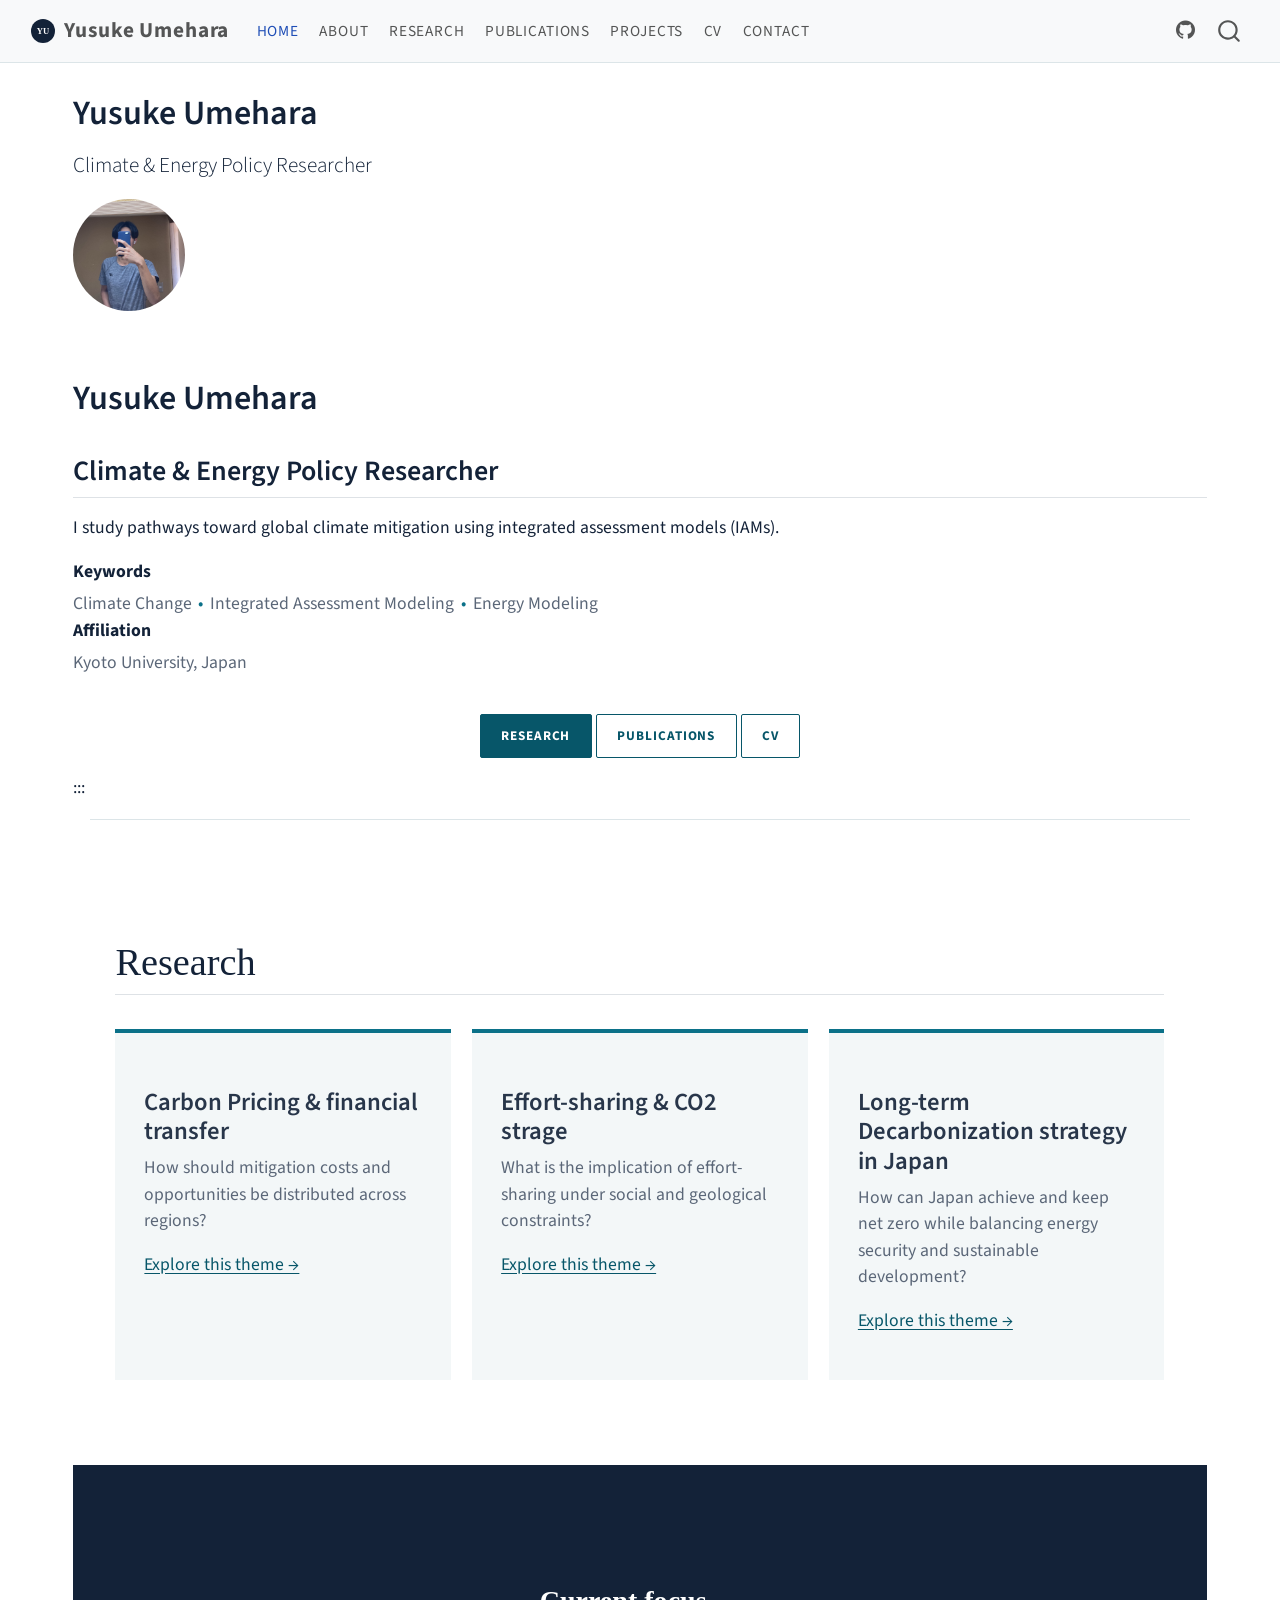
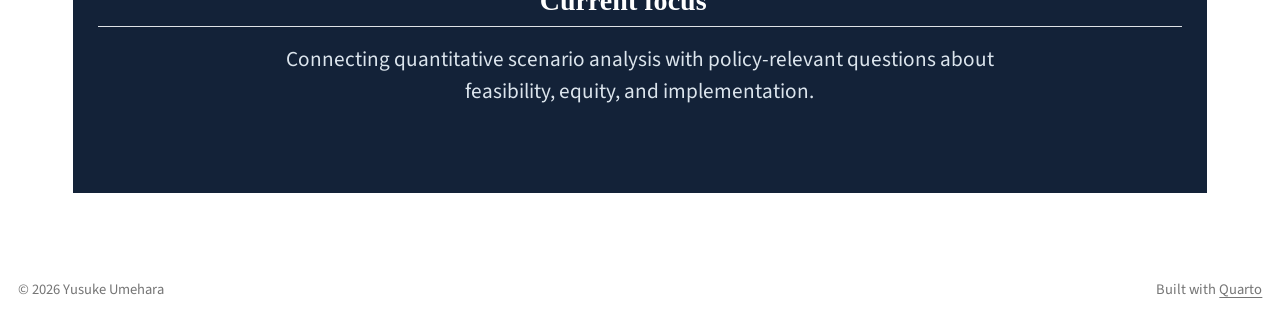
<file: docs/index.html>
<!DOCTYPE html>
<html xmlns="http://www.w3.org/1999/xhtml" lang="en" xml:lang="en"><head>

<meta charset="utf-8">
<meta name="generator" content="quarto-1.10.18">

<meta name="viewport" content="width=device-width, initial-scale=1.0, user-scalable=yes">

<meta name="description" content="Yusuke Umehara researches climate mitigation pathways using integrated assessment models.">

<title>Yusuke Umehara</title>
<style>
/* Default styles provided by pandoc.
** See https://pandoc.org/MANUAL.html#variables-for-html for config info.
*/
span.smallcaps{font-variant: small-caps;}
div.columns{display: flex; gap: 1.5em;}
div.column{flex: auto;}
@media screen {
div.columns{gap: min(4vw, 1.5em);}
div.column{overflow-x: auto;}
}
div.hanging-indent{margin-left: 1.5em; text-indent: -1.5em;}
ul.task-list{list-style: none;}
ul.task-list li input[type="checkbox"] {
  width: 0.8em;
  margin: 0 0.8em 0.2em -1em; /* quarto-specific, see https://github.com/quarto-dev/quarto-cli/issues/4556 */ 
  vertical-align: middle;
}
</style>


<script src="site_libs/quarto-nav/quarto-nav.js"></script>
<script src="site_libs/quarto-nav/headroom.min.js"></script>
<script src="site_libs/clipboard/clipboard.min.js"></script>
<script src="site_libs/quarto-search/autocomplete.umd.js"></script>
<script src="site_libs/quarto-search/fuse.min.js"></script>
<script src="site_libs/quarto-search/quarto-search.js"></script>
<meta name="quarto:offset" content="./">
<link href="./assets/favicon.svg" rel="icon" type="image/svg+xml">
<script src="site_libs/quarto-html/quarto.js" type="module"></script>
<script src="site_libs/quarto-html/tabsets/tabsets.js" type="module"></script>
<script src="site_libs/quarto-html/popper.min.js"></script>
<script src="site_libs/quarto-html/tippy.umd.min.js"></script>
<script src="site_libs/quarto-html/anchor.min.js"></script>
<link href="site_libs/quarto-html/tippy.css" rel="stylesheet">
<link href="site_libs/quarto-html/quarto-syntax-highlighting-64a204ab8560d761af7679ceaba22944.css" rel="stylesheet" id="quarto-text-highlighting-styles">
<script src="site_libs/bootstrap/bootstrap.min.js"></script>
<link href="site_libs/bootstrap/bootstrap-icons.css" rel="stylesheet">
<link href="site_libs/bootstrap/bootstrap-a8d7697af980afb29538c3325e372fb7.min.css" rel="stylesheet" append-hash="true" id="quarto-bootstrap" data-mode="light">
<script id="quarto-search-options" type="application/json">{
  "location": "navbar",
  "copy-button": false,
  "collapse-after": 3,
  "panel-placement": "end",
  "type": "overlay",
  "limit": 50,
  "keyboard-shortcut": [
    "f",
    "/",
    "s"
  ],
  "show-item-context": false,
  "language": {
    "search-no-results-text": "No results",
    "search-matching-documents-text": "matching documents",
    "search-copy-link-title": "Copy link to search",
    "search-hide-matches-text": "Hide additional matches",
    "search-more-match-text": "more match in this document",
    "search-more-matches-text": "more matches in this document",
    "search-clear-button-title": "Clear",
    "search-text-placeholder": "",
    "search-detached-cancel-button-title": "Cancel",
    "search-submit-button-title": "Submit",
    "search-label": "Search"
  }
}</script>
<style>html{ scroll-behavior: smooth; }</style>


<link rel="stylesheet" href="styles.css">
</head>

<body class="nav-fixed quarto-light">

<div id="quarto-search-results"></div>
  <header id="quarto-header" class="headroom fixed-top">
    <nav class="navbar navbar-expand-lg " data-bs-theme="dark">
      <div class="navbar-container container-fluid">
      <div class="navbar-brand-container mx-auto">
    <a href="./index.html" class="navbar-brand navbar-brand-logo">
    <img src="./assets/monogram.svg" alt="" class="navbar-logo light-content">
    <img src="./assets/monogram.svg" alt="" class="navbar-logo dark-content">
    </a>
    <a class="navbar-brand" href="./index.html">
    <span class="navbar-title">Yusuke Umehara</span>
    </a>
  </div>
            <div id="quarto-search" class="" title="Search"></div>
          <button class="navbar-toggler" type="button" data-bs-toggle="collapse" data-bs-target="#navbarCollapse" aria-controls="navbarCollapse" role="menu" aria-expanded="false" aria-label="Toggle navigation" onclick="if (window.quartoToggleHeadroom) { window.quartoToggleHeadroom(); }">
  <span class="navbar-toggler-icon"></span>
</button>
          <div class="collapse navbar-collapse" id="navbarCollapse">
            <ul class="navbar-nav navbar-nav-scroll me-auto">
  <li class="nav-item">
    <a class="nav-link active" href="./index.html" aria-current="page"> 
<span class="menu-text">Home</span></a>
  </li>  
  <li class="nav-item">
    <a class="nav-link" href="./about.html"> 
<span class="menu-text">About</span></a>
  </li>  
  <li class="nav-item">
    <a class="nav-link" href="./research.html"> 
<span class="menu-text">Research</span></a>
  </li>  
  <li class="nav-item">
    <a class="nav-link" href="./publications.html"> 
<span class="menu-text">Publications</span></a>
  </li>  
  <li class="nav-item">
    <a class="nav-link" href="./projects.html"> 
<span class="menu-text">Projects</span></a>
  </li>  
  <li class="nav-item">
    <a class="nav-link" href="./cv.html"> 
<span class="menu-text">CV</span></a>
  </li>  
  <li class="nav-item">
    <a class="nav-link" href="./contact.html"> 
<span class="menu-text">Contact</span></a>
  </li>  
</ul>
            <ul class="navbar-nav navbar-nav-scroll ms-auto">
  <li class="nav-item compact">
    <a class="nav-link" href="https://github.com/umeharayusuke"> <i class="bi bi-github" role="img" aria-label="GitHub">
</i> 
<span class="menu-text"></span></a>
  </li>  
</ul>
          </div> <!-- /navcollapse -->
            <div class="quarto-navbar-tools">
</div>
      </div> <!-- /container-fluid -->
    </nav>
</header>
<!-- content -->
<div id="quarto-content" class="quarto-container page-columns page-rows-contents page-layout-full page-navbar">
<!-- sidebar -->
<!-- margin-sidebar -->
    
<!-- main -->
<main class="content column-page" id="quarto-document-content"><header id="title-block-header" class="quarto-title-block"><h1 class="title display-7">Yusuke Umehara</h1></header>

<header id="title-block-header">

<p class="subtitle lead">Climate &amp; Energy Policy Researcher</p>

</header>


<p><img src="assets/profile4.jpg" class="profile-photo img-fluid" alt="Portrait of Yusuke Umehara"></p>
<section id="yusuke-umehara" class="level1">
<h1>Yusuke Umehara</h1>
<section id="climate-energy-policy-researcher" class="level2">
<h2 class="anchored" data-anchor-id="climate-energy-policy-researcher">Climate &amp; Energy Policy Researcher</h2>
<p>I study pathways toward global climate mitigation using integrated assessment models (IAMs).</p>
<div class="expertise">
Keywords
</div>
<div class="topics">
Climate Change<span>•</span>Integrated Assessment Modeling<span>•</span>Energy Modeling
</div>
<div class="expertise">
Affiliation
</div>
<div class="topics">
Kyoto University, Japan
</div>
<div class="hero-actions">
<p><a href="./research.html" class="btn btn-primary">Research</a> <a href="./publications.html" class="btn btn-outline-primary">Publications</a> <a href="./cv.html" class="btn btn-outline-primary">CV</a></p>
</div>
<p>:::</p>
</section>
<section id="research" class="level2 content-section">
<h2 class="anchored" data-anchor-id="research">Research</h2>
<div class="research-grid">
<section id="carbon-pricing-financial-transfer" class="level3 research-card">
<h3 class="anchored" data-anchor-id="carbon-pricing-financial-transfer">Carbon Pricing &amp; financial transfer</h3>
<p>How should mitigation costs and opportunities be distributed across regions?</p>
<p><a href="./research.html#carbon-pricing-equity-climate-finance">Explore this theme →</a></p>
</section>
<section id="effort-sharing-co2-strage" class="level3 research-card">
<h3 class="anchored" data-anchor-id="effort-sharing-co2-strage">Effort-sharing &amp; CO2 strage</h3>
<p>What is the implication of effort-sharing under social and geological constraints?</p>
<p><a href="./research.html#carbon-capture-storage-carbon-removal">Explore this theme →</a></p>
</section>
<section id="long-term-decarbonization-strategy-in-japan" class="level3 research-card">
<h3 class="anchored" data-anchor-id="long-term-decarbonization-strategy-in-japan">Long-term Decarbonization strategy in Japan</h3>
<p>How can Japan achieve and keep net zero while balancing energy security and sustainable development?</p>
<p><a href="./research.html#long-term-decarbonization-pathways">Explore this theme →</a></p>
</section>
</div>
</section>
<section id="current-focus" class="level2 statement">
<h2 class="anchored" data-anchor-id="current-focus">Current focus</h2>
<p>Connecting quantitative scenario analysis with policy-relevant questions about feasibility, equity, and implementation.</p>
</section>


</section>

<a onclick="window.scrollTo(0, 0); return false;" role="button" id="quarto-back-to-top"><i class="bi bi-arrow-up"></i> Back to top</a></main> <!-- /main -->
<script id="quarto-html-after-body" type="application/javascript">
  window.document.addEventListener("DOMContentLoaded", function (event) {
    const icon = "";
    const anchorJS = new window.AnchorJS();
    anchorJS.options = {
      placement: 'right',
      icon: icon
    };
    anchorJS.add('.anchored');
    const isCodeAnnotation = (el) => {
      for (const clz of el.classList) {
        if (clz.startsWith('code-annotation-')) {                     
          return true;
        }
      }
      return false;
    }
    const onCopySuccess = function(e) {
      // button target
      const button = e.trigger;
      // don't keep focus
      button.blur();
      // flash "checked"
      button.classList.add('code-copy-button-checked');
      var currentTitle = button.getAttribute("title");
      button.setAttribute("title", "Copied!");
      let tooltip;
      if (window.bootstrap) {
        button.setAttribute("data-bs-toggle", "tooltip");
        button.setAttribute("data-bs-placement", "left");
        button.setAttribute("data-bs-title", "Copied!");
        tooltip = new bootstrap.Tooltip(button, 
          { trigger: "manual", 
            customClass: "code-copy-button-tooltip",
            offset: [0, -8]});
        tooltip.show();    
      }
      setTimeout(function() {
        if (tooltip) {
          tooltip.hide();
          button.removeAttribute("data-bs-title");
          button.removeAttribute("data-bs-toggle");
          button.removeAttribute("data-bs-placement");
        }
        button.setAttribute("title", currentTitle);
        button.classList.remove('code-copy-button-checked');
      }, 1000);
      // clear code selection
      e.clearSelection();
    }
    const getTextToCopy = function(trigger) {
      const outerScaffold = trigger.parentElement.cloneNode(true);
      const codeEl = outerScaffold.querySelector('code');
      for (const childEl of codeEl.children) {
        if (isCodeAnnotation(childEl)) {
          childEl.remove();
        }
      }
      return codeEl.innerText;
    }
    const clipboard = new window.ClipboardJS('.code-copy-button:not([data-in-quarto-modal])', {
      text: getTextToCopy
    });
    clipboard.on('success', onCopySuccess);
    if (window.document.getElementById('quarto-embedded-source-code-modal')) {
      const clipboardModal = new window.ClipboardJS('.code-copy-button[data-in-quarto-modal]', {
        text: getTextToCopy,
        container: window.document.getElementById('quarto-embedded-source-code-modal')
      });
      clipboardModal.on('success', onCopySuccess);
    }
      var localhostRegex = new RegExp(/^(?:http|https):\/\/localhost\:?[0-9]*\//);
      var mailtoRegex = new RegExp(/^mailto:/);
        var filterRegex = new RegExp("https:\/\/umeharayusuke\.github\.io");
      var isInternal = (href) => {
          return filterRegex.test(href) || localhostRegex.test(href) || mailtoRegex.test(href);
      }
      // Inspect non-navigation links and adorn them if external
     var links = window.document.querySelectorAll('a[href]:not(.nav-link):not(.navbar-brand):not(.toc-action):not(.sidebar-link):not(.sidebar-item-toggle):not(.pagination-link):not(.no-external):not([aria-hidden]):not(.dropdown-item):not(.quarto-navigation-tool):not(.about-link)');
      for (var i=0; i<links.length; i++) {
        const link = links[i];
        if (!isInternal(link.href)) {
          // undo the damage that might have been done by quarto-nav.js in the case of
          // links that we want to consider external
          if (link.dataset.originalHref !== undefined) {
            link.href = link.dataset.originalHref;
          }
            // target, if specified
            link.setAttribute("target", "_blank");
            if (link.getAttribute("rel") === null) {
              link.setAttribute("rel", "noopener");
            }
        }
      }
    function tippyHover(el, contentFn, onTriggerFn, onUntriggerFn) {
      const config = {
        allowHTML: true,
        maxWidth: 500,
        delay: 100,
        arrow: false,
        appendTo: function(el) {
            return el.parentElement;
        },
        interactive: true,
        interactiveBorder: 10,
        theme: 'quarto',
        placement: 'bottom-start',
      };
      if (contentFn) {
        config.content = contentFn;
      }
      if (onTriggerFn) {
        config.onTrigger = onTriggerFn;
      }
      if (onUntriggerFn) {
        config.onUntrigger = onUntriggerFn;
      }
      window.tippy(el, config); 
    }
    const noterefs = window.document.querySelectorAll('a[role="doc-noteref"]');
    for (var i=0; i<noterefs.length; i++) {
      const ref = noterefs[i];
      tippyHover(ref, function() {
        // use id or data attribute instead here
        let href = ref.getAttribute('data-footnote-href') || ref.getAttribute('href');
        try { href = new URL(href).hash; } catch {}
        const id = href.replace(/^#\/?/, "");
        const note = window.document.getElementById(id);
        if (note) {
          return note.innerHTML;
        } else {
          return "";
        }
      });
    }
    const xrefs = window.document.querySelectorAll('a.quarto-xref');
    const processXRef = (id, note) => {
      // Strip column container classes
      const stripColumnClz = (el) => {
        el.classList.remove("page-full", "page-columns");
        if (el.children) {
          for (const child of el.children) {
            stripColumnClz(child);
          }
        }
      }
      stripColumnClz(note)
      if (id === null || id.startsWith('sec-')) {
        // Special case sections, only their first couple elements
        const container = document.createElement("div");
        if (note.children && note.children.length > 2) {
          container.appendChild(note.children[0].cloneNode(true));
          for (let i = 1; i < note.children.length; i++) {
            const child = note.children[i];
            if (child.tagName === "P" && child.innerText === "") {
              continue;
            } else {
              container.appendChild(child.cloneNode(true));
              break;
            }
          }
          if (window.Quarto?.typesetMath) {
            window.Quarto.typesetMath(container);
          }
          return container.innerHTML
        } else {
          if (window.Quarto?.typesetMath) {
            window.Quarto.typesetMath(note);
          }
          return note.innerHTML;
        }
      } else {
        // Remove any anchor links if they are present
        const anchorLink = note.querySelector('a.anchorjs-link');
        if (anchorLink) {
          anchorLink.remove();
        }
        if (window.Quarto?.typesetMath) {
          window.Quarto.typesetMath(note);
        }
        if (note.classList.contains("callout")) {
          return note.outerHTML;
        } else {
          return note.innerHTML;
        }
      }
    }
    for (var i=0; i<xrefs.length; i++) {
      const xref = xrefs[i];
      tippyHover(xref, undefined, function(instance) {
        instance.disable();
        let url = xref.getAttribute('href');
        let hash = undefined; 
        if (url.startsWith('#')) {
          hash = url;
        } else {
          try { hash = new URL(url).hash; } catch {}
        }
        if (hash) {
          const id = hash.replace(/^#\/?/, "");
          const note = window.document.getElementById(id);
          if (note !== null) {
            try {
              const html = processXRef(id, note.cloneNode(true));
              instance.setContent(html);
            } finally {
              instance.enable();
              instance.show();
            }
          } else {
            // See if we can fetch this
            fetch(url.split('#')[0])
            .then(res => res.text())
            .then(html => {
              const parser = new DOMParser();
              const htmlDoc = parser.parseFromString(html, "text/html");
              const note = htmlDoc.getElementById(id);
              if (note !== null) {
                const html = processXRef(id, note);
                instance.setContent(html);
              } 
            }).finally(() => {
              instance.enable();
              instance.show();
            });
          }
        } else {
          // See if we can fetch a full url (with no hash to target)
          // This is a special case and we should probably do some content thinning / targeting
          fetch(url)
          .then(res => res.text())
          .then(html => {
            const parser = new DOMParser();
            const htmlDoc = parser.parseFromString(html, "text/html");
            const note = htmlDoc.querySelector('main.content');
            if (note !== null) {
              // This should only happen for chapter cross references
              // (since there is no id in the URL)
              // remove the first header
              if (note.children.length > 0 && note.children[0].tagName === "HEADER") {
                note.children[0].remove();
              }
              const html = processXRef(null, note);
              instance.setContent(html);
            } 
          }).finally(() => {
            instance.enable();
            instance.show();
          });
        }
      }, function(instance) {
      });
    }
        let selectedAnnoteEl;
        const selectorForAnnotation = ( cell, annotation) => {
          let cellAttr = 'data-code-cell="' + cell + '"';
          let lineAttr = 'data-code-annotation="' +  annotation + '"';
          const selector = 'span[' + cellAttr + '][' + lineAttr + ']';
          return selector;
        }
        const selectCodeLines = (annoteEl) => {
          const doc = window.document;
          const targetCell = annoteEl.getAttribute("data-target-cell");
          const targetAnnotation = annoteEl.getAttribute("data-target-annotation");
          const annoteSpan = window.document.querySelector(selectorForAnnotation(targetCell, targetAnnotation));
          const lines = annoteSpan.getAttribute("data-code-lines").split(",");
          const lineIds = lines.map((line) => {
            return targetCell + "-" + line;
          })
          let top = null;
          let height = null;
          let parent = null;
          if (lineIds.length > 0) {
              //compute the position of the single el (top and bottom and make a div)
              const el = window.document.getElementById(lineIds[0]);
              top = el.offsetTop;
              height = el.offsetHeight;
              parent = el.parentElement.parentElement;
            if (lineIds.length > 1) {
              const lastEl = window.document.getElementById(lineIds[lineIds.length - 1]);
              const bottom = lastEl.offsetTop + lastEl.offsetHeight;
              height = bottom - top;
            }
            if (top !== null && height !== null && parent !== null) {
              // cook up a div (if necessary) and position it 
              let div = window.document.getElementById("code-annotation-line-highlight");
              if (div === null) {
                div = window.document.createElement("div");
                div.setAttribute("id", "code-annotation-line-highlight");
                div.style.position = 'absolute';
                parent.appendChild(div);
              }
              div.style.top = top - 2 + "px";
              div.style.height = height + 4 + "px";
              div.style.left = 0;
              let gutterDiv = window.document.getElementById("code-annotation-line-highlight-gutter");
              if (gutterDiv === null) {
                gutterDiv = window.document.createElement("div");
                gutterDiv.setAttribute("id", "code-annotation-line-highlight-gutter");
                gutterDiv.style.position = 'absolute';
                const codeCell = window.document.getElementById(targetCell);
                const gutter = codeCell.querySelector('.code-annotation-gutter');
                gutter.appendChild(gutterDiv);
              }
              gutterDiv.style.top = top - 2 + "px";
              gutterDiv.style.height = height + 4 + "px";
            }
            selectedAnnoteEl = annoteEl;
          }
        };
        const unselectCodeLines = () => {
          const elementsIds = ["code-annotation-line-highlight", "code-annotation-line-highlight-gutter"];
          elementsIds.forEach((elId) => {
            const div = window.document.getElementById(elId);
            if (div) {
              div.remove();
            }
          });
          selectedAnnoteEl = undefined;
        };
          // Handle positioning of the toggle
      window.addEventListener(
        "resize",
        throttle(() => {
          elRect = undefined;
          if (selectedAnnoteEl) {
            selectCodeLines(selectedAnnoteEl);
          }
        }, 10)
      );
      function throttle(fn, ms) {
      let throttle = false;
      let timer;
        return (...args) => {
          if(!throttle) { // first call gets through
              fn.apply(this, args);
              throttle = true;
          } else { // all the others get throttled
              if(timer) clearTimeout(timer); // cancel #2
              timer = setTimeout(() => {
                fn.apply(this, args);
                timer = throttle = false;
              }, ms);
          }
        };
      }
        // Attach click handler to the DT
        const annoteDls = window.document.querySelectorAll('dt[data-target-cell]');
        for (const annoteDlNode of annoteDls) {
          annoteDlNode.addEventListener('click', (event) => {
            const clickedEl = event.target;
            if (clickedEl !== selectedAnnoteEl) {
              unselectCodeLines();
              const activeEl = window.document.querySelector('dt[data-target-cell].code-annotation-active');
              if (activeEl) {
                activeEl.classList.remove('code-annotation-active');
              }
              selectCodeLines(clickedEl);
              clickedEl.classList.add('code-annotation-active');
            } else {
              // Unselect the line
              unselectCodeLines();
              clickedEl.classList.remove('code-annotation-active');
            }
          });
        }
    const findCites = (el) => {
      const parentEl = el.parentElement;
      if (parentEl) {
        const cites = parentEl.dataset.cites;
        if (cites) {
          return {
            el,
            cites: cites.split(' ')
          };
        } else {
          return findCites(el.parentElement)
        }
      } else {
        return undefined;
      }
    };
    var bibliorefs = window.document.querySelectorAll('a[role="doc-biblioref"]');
    for (var i=0; i<bibliorefs.length; i++) {
      const ref = bibliorefs[i];
      const citeInfo = findCites(ref);
      if (citeInfo) {
        tippyHover(citeInfo.el, function() {
          var popup = window.document.createElement('div');
          citeInfo.cites.forEach(function(cite) {
            var citeDiv = window.document.createElement('div');
            citeDiv.classList.add('hanging-indent');
            citeDiv.classList.add('csl-entry');
            var biblioDiv = window.document.getElementById('ref-' + cite);
            if (biblioDiv) {
              citeDiv.innerHTML = biblioDiv.innerHTML;
            }
            popup.appendChild(citeDiv);
          });
          return popup.innerHTML;
        });
      }
    }
  });
  </script>
</div> <!-- /content -->
<footer class="footer">
  <div class="nav-footer">
    <div class="nav-footer-left">
<p>© 2026 Yusuke Umehara</p>
</div>   
    <div class="nav-footer-center">
      &nbsp;
    </div>
    <div class="nav-footer-right">
<p>Built with <a href="https://quarto.org/">Quarto</a></p>
</div>
  </div>
</footer>




<script src="site_libs/quarto-html/zenscroll-min.js"></script>
</body></html>
</file>
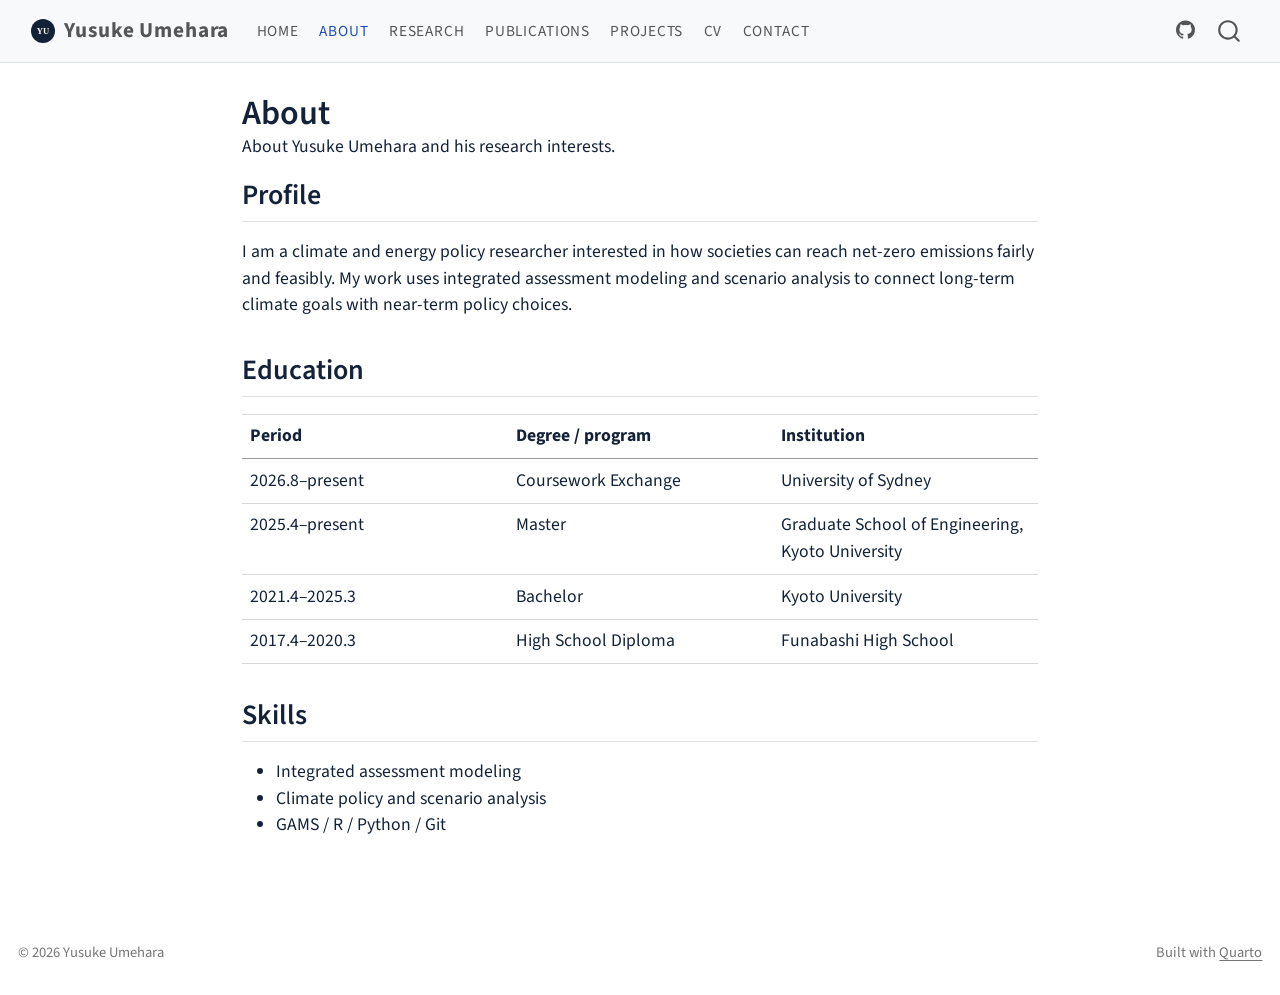
<file: docs/about.html>
<!DOCTYPE html>
<html xmlns="http://www.w3.org/1999/xhtml" lang="en" xml:lang="en"><head>

<meta charset="utf-8">
<meta name="generator" content="quarto-1.10.18">

<meta name="viewport" content="width=device-width, initial-scale=1.0, user-scalable=yes">

<meta name="description" content="About Yusuke Umehara and his research interests.">

<title>About – Yusuke Umehara</title>
<style>
/* Default styles provided by pandoc.
** See https://pandoc.org/MANUAL.html#variables-for-html for config info.
*/
span.smallcaps{font-variant: small-caps;}
div.columns{display: flex; gap: 1.5em;}
div.column{flex: auto;}
@media screen {
div.columns{gap: min(4vw, 1.5em);}
div.column{overflow-x: auto;}
}
div.hanging-indent{margin-left: 1.5em; text-indent: -1.5em;}
ul.task-list{list-style: none;}
ul.task-list li input[type="checkbox"] {
  width: 0.8em;
  margin: 0 0.8em 0.2em -1em; /* quarto-specific, see https://github.com/quarto-dev/quarto-cli/issues/4556 */ 
  vertical-align: middle;
}
</style>


<script src="site_libs/quarto-nav/quarto-nav.js"></script>
<script src="site_libs/quarto-nav/headroom.min.js"></script>
<script src="site_libs/clipboard/clipboard.min.js"></script>
<script src="site_libs/quarto-search/autocomplete.umd.js"></script>
<script src="site_libs/quarto-search/fuse.min.js"></script>
<script src="site_libs/quarto-search/quarto-search.js"></script>
<meta name="quarto:offset" content="./">
<link href="./assets/favicon.svg" rel="icon" type="image/svg+xml">
<script src="site_libs/quarto-html/quarto.js" type="module"></script>
<script src="site_libs/quarto-html/tabsets/tabsets.js" type="module"></script>
<script src="site_libs/quarto-html/popper.min.js"></script>
<script src="site_libs/quarto-html/tippy.umd.min.js"></script>
<script src="site_libs/quarto-html/anchor.min.js"></script>
<link href="site_libs/quarto-html/tippy.css" rel="stylesheet">
<link href="site_libs/quarto-html/quarto-syntax-highlighting-64a204ab8560d761af7679ceaba22944.css" rel="stylesheet" id="quarto-text-highlighting-styles">
<script src="site_libs/bootstrap/bootstrap.min.js"></script>
<link href="site_libs/bootstrap/bootstrap-icons.css" rel="stylesheet">
<link href="site_libs/bootstrap/bootstrap-ea1971949f186b5d7ecce1fd3cf000e4.min.css" rel="stylesheet" append-hash="true" id="quarto-bootstrap" data-mode="light">
<script id="quarto-search-options" type="application/json">{
  "location": "navbar",
  "copy-button": false,
  "collapse-after": 3,
  "panel-placement": "end",
  "type": "overlay",
  "limit": 50,
  "keyboard-shortcut": [
    "f",
    "/",
    "s"
  ],
  "show-item-context": false,
  "language": {
    "search-no-results-text": "No results",
    "search-matching-documents-text": "matching documents",
    "search-copy-link-title": "Copy link to search",
    "search-hide-matches-text": "Hide additional matches",
    "search-more-match-text": "more match in this document",
    "search-more-matches-text": "more matches in this document",
    "search-clear-button-title": "Clear",
    "search-text-placeholder": "",
    "search-detached-cancel-button-title": "Cancel",
    "search-submit-button-title": "Submit",
    "search-label": "Search"
  }
}</script>
<style>html{ scroll-behavior: smooth; }</style>


<link rel="stylesheet" href="styles.css">
</head>

<body class="nav-fixed fullcontent quarto-light">

<div id="quarto-search-results"></div>
  <header id="quarto-header" class="headroom fixed-top">
    <nav class="navbar navbar-expand-lg " data-bs-theme="dark">
      <div class="navbar-container container-fluid">
      <div class="navbar-brand-container mx-auto">
    <a href="./index.html" class="navbar-brand navbar-brand-logo">
    <img src="./assets/monogram.svg" alt="" class="navbar-logo light-content">
    <img src="./assets/monogram.svg" alt="" class="navbar-logo dark-content">
    </a>
    <a class="navbar-brand" href="./index.html">
    <span class="navbar-title">Yusuke Umehara</span>
    </a>
  </div>
            <div id="quarto-search" class="" title="Search"></div>
          <button class="navbar-toggler" type="button" data-bs-toggle="collapse" data-bs-target="#navbarCollapse" aria-controls="navbarCollapse" role="menu" aria-expanded="false" aria-label="Toggle navigation" onclick="if (window.quartoToggleHeadroom) { window.quartoToggleHeadroom(); }">
  <span class="navbar-toggler-icon"></span>
</button>
          <div class="collapse navbar-collapse" id="navbarCollapse">
            <ul class="navbar-nav navbar-nav-scroll me-auto">
  <li class="nav-item">
    <a class="nav-link" href="./index.html"> 
<span class="menu-text">Home</span></a>
  </li>  
  <li class="nav-item">
    <a class="nav-link active" href="./about.html" aria-current="page"> 
<span class="menu-text">About</span></a>
  </li>  
  <li class="nav-item">
    <a class="nav-link" href="./research.html"> 
<span class="menu-text">Research</span></a>
  </li>  
  <li class="nav-item">
    <a class="nav-link" href="./publications.html"> 
<span class="menu-text">Publications</span></a>
  </li>  
  <li class="nav-item">
    <a class="nav-link" href="./projects.html"> 
<span class="menu-text">Projects</span></a>
  </li>  
  <li class="nav-item">
    <a class="nav-link" href="./cv.html"> 
<span class="menu-text">CV</span></a>
  </li>  
  <li class="nav-item">
    <a class="nav-link" href="./contact.html"> 
<span class="menu-text">Contact</span></a>
  </li>  
</ul>
            <ul class="navbar-nav navbar-nav-scroll ms-auto">
  <li class="nav-item compact">
    <a class="nav-link" href="https://github.com/umeharayusuke"> <i class="bi bi-github" role="img" aria-label="GitHub">
</i> 
<span class="menu-text"></span></a>
  </li>  
</ul>
          </div> <!-- /navcollapse -->
            <div class="quarto-navbar-tools">
</div>
      </div> <!-- /container-fluid -->
    </nav>
</header>
<!-- content -->
<div id="quarto-content" class="quarto-container page-columns page-rows-contents page-layout-article page-navbar">
<!-- sidebar -->
<!-- margin-sidebar -->
    
<!-- main -->
<main class="content" id="quarto-document-content">

<header id="title-block-header" class="quarto-title-block default">
<div class="quarto-title">
<h1 class="title">About</h1>
</div>

<div>
  <div class="description">
    About Yusuke Umehara and his research interests.
  </div>
</div>


<div class="quarto-title-meta">

    
  
    
  </div>
  


</header>


<section id="profile" class="level2">
<h2 class="anchored" data-anchor-id="profile">Profile</h2>
<p>I am a climate and energy policy researcher interested in how societies can reach net-zero emissions fairly and feasibly. My work uses integrated assessment modeling and scenario analysis to connect long-term climate goals with near-term policy choices.</p>
</section>
<section id="education" class="level2">
<h2 class="anchored" data-anchor-id="education">Education</h2>
<table class="caption-top table">
<colgroup>
<col style="width: 33%">
<col style="width: 33%">
<col style="width: 33%">
</colgroup>
<thead>
<tr class="header">
<th>Period</th>
<th>Degree / program</th>
<th>Institution</th>
</tr>
</thead>
<tbody>
<tr class="odd">
<td>2026.8–present</td>
<td>Coursework Exchange</td>
<td>University of Sydney</td>
</tr>
<tr class="even">
<td>2025.4–present</td>
<td>Master</td>
<td>Graduate School of Engineering, Kyoto University</td>
</tr>
<tr class="odd">
<td>2021.4–2025.3</td>
<td>Bachelor</td>
<td>Kyoto University</td>
</tr>
<tr class="even">
<td>2017.4–2020.3</td>
<td>High School Diploma</td>
<td>Funabashi High School</td>
</tr>
</tbody>
</table>
</section>
<section id="skills" class="level2">
<h2 class="anchored" data-anchor-id="skills">Skills</h2>
<ul>
<li>Integrated assessment modeling</li>
<li>Climate policy and scenario analysis</li>
<li>GAMS / R / Python / Git</li>
</ul>


</section>

<a onclick="window.scrollTo(0, 0); return false;" role="button" id="quarto-back-to-top"><i class="bi bi-arrow-up"></i> Back to top</a></main> <!-- /main -->
<script id="quarto-html-after-body" type="application/javascript">
  window.document.addEventListener("DOMContentLoaded", function (event) {
    const icon = "";
    const anchorJS = new window.AnchorJS();
    anchorJS.options = {
      placement: 'right',
      icon: icon
    };
    anchorJS.add('.anchored');
    const isCodeAnnotation = (el) => {
      for (const clz of el.classList) {
        if (clz.startsWith('code-annotation-')) {                     
          return true;
        }
      }
      return false;
    }
    const onCopySuccess = function(e) {
      // button target
      const button = e.trigger;
      // don't keep focus
      button.blur();
      // flash "checked"
      button.classList.add('code-copy-button-checked');
      var currentTitle = button.getAttribute("title");
      button.setAttribute("title", "Copied!");
      let tooltip;
      if (window.bootstrap) {
        button.setAttribute("data-bs-toggle", "tooltip");
        button.setAttribute("data-bs-placement", "left");
        button.setAttribute("data-bs-title", "Copied!");
        tooltip = new bootstrap.Tooltip(button, 
          { trigger: "manual", 
            customClass: "code-copy-button-tooltip",
            offset: [0, -8]});
        tooltip.show();    
      }
      setTimeout(function() {
        if (tooltip) {
          tooltip.hide();
          button.removeAttribute("data-bs-title");
          button.removeAttribute("data-bs-toggle");
          button.removeAttribute("data-bs-placement");
        }
        button.setAttribute("title", currentTitle);
        button.classList.remove('code-copy-button-checked');
      }, 1000);
      // clear code selection
      e.clearSelection();
    }
    const getTextToCopy = function(trigger) {
      const outerScaffold = trigger.parentElement.cloneNode(true);
      const codeEl = outerScaffold.querySelector('code');
      for (const childEl of codeEl.children) {
        if (isCodeAnnotation(childEl)) {
          childEl.remove();
        }
      }
      return codeEl.innerText;
    }
    const clipboard = new window.ClipboardJS('.code-copy-button:not([data-in-quarto-modal])', {
      text: getTextToCopy
    });
    clipboard.on('success', onCopySuccess);
    if (window.document.getElementById('quarto-embedded-source-code-modal')) {
      const clipboardModal = new window.ClipboardJS('.code-copy-button[data-in-quarto-modal]', {
        text: getTextToCopy,
        container: window.document.getElementById('quarto-embedded-source-code-modal')
      });
      clipboardModal.on('success', onCopySuccess);
    }
      var localhostRegex = new RegExp(/^(?:http|https):\/\/localhost\:?[0-9]*\//);
      var mailtoRegex = new RegExp(/^mailto:/);
        var filterRegex = new RegExp("https:\/\/umeharayusuke\.github\.io");
      var isInternal = (href) => {
          return filterRegex.test(href) || localhostRegex.test(href) || mailtoRegex.test(href);
      }
      // Inspect non-navigation links and adorn them if external
     var links = window.document.querySelectorAll('a[href]:not(.nav-link):not(.navbar-brand):not(.toc-action):not(.sidebar-link):not(.sidebar-item-toggle):not(.pagination-link):not(.no-external):not([aria-hidden]):not(.dropdown-item):not(.quarto-navigation-tool):not(.about-link)');
      for (var i=0; i<links.length; i++) {
        const link = links[i];
        if (!isInternal(link.href)) {
          // undo the damage that might have been done by quarto-nav.js in the case of
          // links that we want to consider external
          if (link.dataset.originalHref !== undefined) {
            link.href = link.dataset.originalHref;
          }
            // target, if specified
            link.setAttribute("target", "_blank");
            if (link.getAttribute("rel") === null) {
              link.setAttribute("rel", "noopener");
            }
        }
      }
    function tippyHover(el, contentFn, onTriggerFn, onUntriggerFn) {
      const config = {
        allowHTML: true,
        maxWidth: 500,
        delay: 100,
        arrow: false,
        appendTo: function(el) {
            return el.parentElement;
        },
        interactive: true,
        interactiveBorder: 10,
        theme: 'quarto',
        placement: 'bottom-start',
      };
      if (contentFn) {
        config.content = contentFn;
      }
      if (onTriggerFn) {
        config.onTrigger = onTriggerFn;
      }
      if (onUntriggerFn) {
        config.onUntrigger = onUntriggerFn;
      }
      window.tippy(el, config); 
    }
    const noterefs = window.document.querySelectorAll('a[role="doc-noteref"]');
    for (var i=0; i<noterefs.length; i++) {
      const ref = noterefs[i];
      tippyHover(ref, function() {
        // use id or data attribute instead here
        let href = ref.getAttribute('data-footnote-href') || ref.getAttribute('href');
        try { href = new URL(href).hash; } catch {}
        const id = href.replace(/^#\/?/, "");
        const note = window.document.getElementById(id);
        if (note) {
          return note.innerHTML;
        } else {
          return "";
        }
      });
    }
    const xrefs = window.document.querySelectorAll('a.quarto-xref');
    const processXRef = (id, note) => {
      // Strip column container classes
      const stripColumnClz = (el) => {
        el.classList.remove("page-full", "page-columns");
        if (el.children) {
          for (const child of el.children) {
            stripColumnClz(child);
          }
        }
      }
      stripColumnClz(note)
      if (id === null || id.startsWith('sec-')) {
        // Special case sections, only their first couple elements
        const container = document.createElement("div");
        if (note.children && note.children.length > 2) {
          container.appendChild(note.children[0].cloneNode(true));
          for (let i = 1; i < note.children.length; i++) {
            const child = note.children[i];
            if (child.tagName === "P" && child.innerText === "") {
              continue;
            } else {
              container.appendChild(child.cloneNode(true));
              break;
            }
          }
          if (window.Quarto?.typesetMath) {
            window.Quarto.typesetMath(container);
          }
          return container.innerHTML
        } else {
          if (window.Quarto?.typesetMath) {
            window.Quarto.typesetMath(note);
          }
          return note.innerHTML;
        }
      } else {
        // Remove any anchor links if they are present
        const anchorLink = note.querySelector('a.anchorjs-link');
        if (anchorLink) {
          anchorLink.remove();
        }
        if (window.Quarto?.typesetMath) {
          window.Quarto.typesetMath(note);
        }
        if (note.classList.contains("callout")) {
          return note.outerHTML;
        } else {
          return note.innerHTML;
        }
      }
    }
    for (var i=0; i<xrefs.length; i++) {
      const xref = xrefs[i];
      tippyHover(xref, undefined, function(instance) {
        instance.disable();
        let url = xref.getAttribute('href');
        let hash = undefined; 
        if (url.startsWith('#')) {
          hash = url;
        } else {
          try { hash = new URL(url).hash; } catch {}
        }
        if (hash) {
          const id = hash.replace(/^#\/?/, "");
          const note = window.document.getElementById(id);
          if (note !== null) {
            try {
              const html = processXRef(id, note.cloneNode(true));
              instance.setContent(html);
            } finally {
              instance.enable();
              instance.show();
            }
          } else {
            // See if we can fetch this
            fetch(url.split('#')[0])
            .then(res => res.text())
            .then(html => {
              const parser = new DOMParser();
              const htmlDoc = parser.parseFromString(html, "text/html");
              const note = htmlDoc.getElementById(id);
              if (note !== null) {
                const html = processXRef(id, note);
                instance.setContent(html);
              } 
            }).finally(() => {
              instance.enable();
              instance.show();
            });
          }
        } else {
          // See if we can fetch a full url (with no hash to target)
          // This is a special case and we should probably do some content thinning / targeting
          fetch(url)
          .then(res => res.text())
          .then(html => {
            const parser = new DOMParser();
            const htmlDoc = parser.parseFromString(html, "text/html");
            const note = htmlDoc.querySelector('main.content');
            if (note !== null) {
              // This should only happen for chapter cross references
              // (since there is no id in the URL)
              // remove the first header
              if (note.children.length > 0 && note.children[0].tagName === "HEADER") {
                note.children[0].remove();
              }
              const html = processXRef(null, note);
              instance.setContent(html);
            } 
          }).finally(() => {
            instance.enable();
            instance.show();
          });
        }
      }, function(instance) {
      });
    }
        let selectedAnnoteEl;
        const selectorForAnnotation = ( cell, annotation) => {
          let cellAttr = 'data-code-cell="' + cell + '"';
          let lineAttr = 'data-code-annotation="' +  annotation + '"';
          const selector = 'span[' + cellAttr + '][' + lineAttr + ']';
          return selector;
        }
        const selectCodeLines = (annoteEl) => {
          const doc = window.document;
          const targetCell = annoteEl.getAttribute("data-target-cell");
          const targetAnnotation = annoteEl.getAttribute("data-target-annotation");
          const annoteSpan = window.document.querySelector(selectorForAnnotation(targetCell, targetAnnotation));
          const lines = annoteSpan.getAttribute("data-code-lines").split(",");
          const lineIds = lines.map((line) => {
            return targetCell + "-" + line;
          })
          let top = null;
          let height = null;
          let parent = null;
          if (lineIds.length > 0) {
              //compute the position of the single el (top and bottom and make a div)
              const el = window.document.getElementById(lineIds[0]);
              top = el.offsetTop;
              height = el.offsetHeight;
              parent = el.parentElement.parentElement;
            if (lineIds.length > 1) {
              const lastEl = window.document.getElementById(lineIds[lineIds.length - 1]);
              const bottom = lastEl.offsetTop + lastEl.offsetHeight;
              height = bottom - top;
            }
            if (top !== null && height !== null && parent !== null) {
              // cook up a div (if necessary) and position it 
              let div = window.document.getElementById("code-annotation-line-highlight");
              if (div === null) {
                div = window.document.createElement("div");
                div.setAttribute("id", "code-annotation-line-highlight");
                div.style.position = 'absolute';
                parent.appendChild(div);
              }
              div.style.top = top - 2 + "px";
              div.style.height = height + 4 + "px";
              div.style.left = 0;
              let gutterDiv = window.document.getElementById("code-annotation-line-highlight-gutter");
              if (gutterDiv === null) {
                gutterDiv = window.document.createElement("div");
                gutterDiv.setAttribute("id", "code-annotation-line-highlight-gutter");
                gutterDiv.style.position = 'absolute';
                const codeCell = window.document.getElementById(targetCell);
                const gutter = codeCell.querySelector('.code-annotation-gutter');
                gutter.appendChild(gutterDiv);
              }
              gutterDiv.style.top = top - 2 + "px";
              gutterDiv.style.height = height + 4 + "px";
            }
            selectedAnnoteEl = annoteEl;
          }
        };
        const unselectCodeLines = () => {
          const elementsIds = ["code-annotation-line-highlight", "code-annotation-line-highlight-gutter"];
          elementsIds.forEach((elId) => {
            const div = window.document.getElementById(elId);
            if (div) {
              div.remove();
            }
          });
          selectedAnnoteEl = undefined;
        };
          // Handle positioning of the toggle
      window.addEventListener(
        "resize",
        throttle(() => {
          elRect = undefined;
          if (selectedAnnoteEl) {
            selectCodeLines(selectedAnnoteEl);
          }
        }, 10)
      );
      function throttle(fn, ms) {
      let throttle = false;
      let timer;
        return (...args) => {
          if(!throttle) { // first call gets through
              fn.apply(this, args);
              throttle = true;
          } else { // all the others get throttled
              if(timer) clearTimeout(timer); // cancel #2
              timer = setTimeout(() => {
                fn.apply(this, args);
                timer = throttle = false;
              }, ms);
          }
        };
      }
        // Attach click handler to the DT
        const annoteDls = window.document.querySelectorAll('dt[data-target-cell]');
        for (const annoteDlNode of annoteDls) {
          annoteDlNode.addEventListener('click', (event) => {
            const clickedEl = event.target;
            if (clickedEl !== selectedAnnoteEl) {
              unselectCodeLines();
              const activeEl = window.document.querySelector('dt[data-target-cell].code-annotation-active');
              if (activeEl) {
                activeEl.classList.remove('code-annotation-active');
              }
              selectCodeLines(clickedEl);
              clickedEl.classList.add('code-annotation-active');
            } else {
              // Unselect the line
              unselectCodeLines();
              clickedEl.classList.remove('code-annotation-active');
            }
          });
        }
    const findCites = (el) => {
      const parentEl = el.parentElement;
      if (parentEl) {
        const cites = parentEl.dataset.cites;
        if (cites) {
          return {
            el,
            cites: cites.split(' ')
          };
        } else {
          return findCites(el.parentElement)
        }
      } else {
        return undefined;
      }
    };
    var bibliorefs = window.document.querySelectorAll('a[role="doc-biblioref"]');
    for (var i=0; i<bibliorefs.length; i++) {
      const ref = bibliorefs[i];
      const citeInfo = findCites(ref);
      if (citeInfo) {
        tippyHover(citeInfo.el, function() {
          var popup = window.document.createElement('div');
          citeInfo.cites.forEach(function(cite) {
            var citeDiv = window.document.createElement('div');
            citeDiv.classList.add('hanging-indent');
            citeDiv.classList.add('csl-entry');
            var biblioDiv = window.document.getElementById('ref-' + cite);
            if (biblioDiv) {
              citeDiv.innerHTML = biblioDiv.innerHTML;
            }
            popup.appendChild(citeDiv);
          });
          return popup.innerHTML;
        });
      }
    }
  });
  </script>
</div> <!-- /content -->
<footer class="footer">
  <div class="nav-footer">
    <div class="nav-footer-left">
<p>© 2026 Yusuke Umehara</p>
</div>   
    <div class="nav-footer-center">
      &nbsp;
    </div>
    <div class="nav-footer-right">
<p>Built with <a href="https://quarto.org/">Quarto</a></p>
</div>
  </div>
</footer>




<script src="site_libs/quarto-html/zenscroll-min.js"></script>
</body></html>
</file>
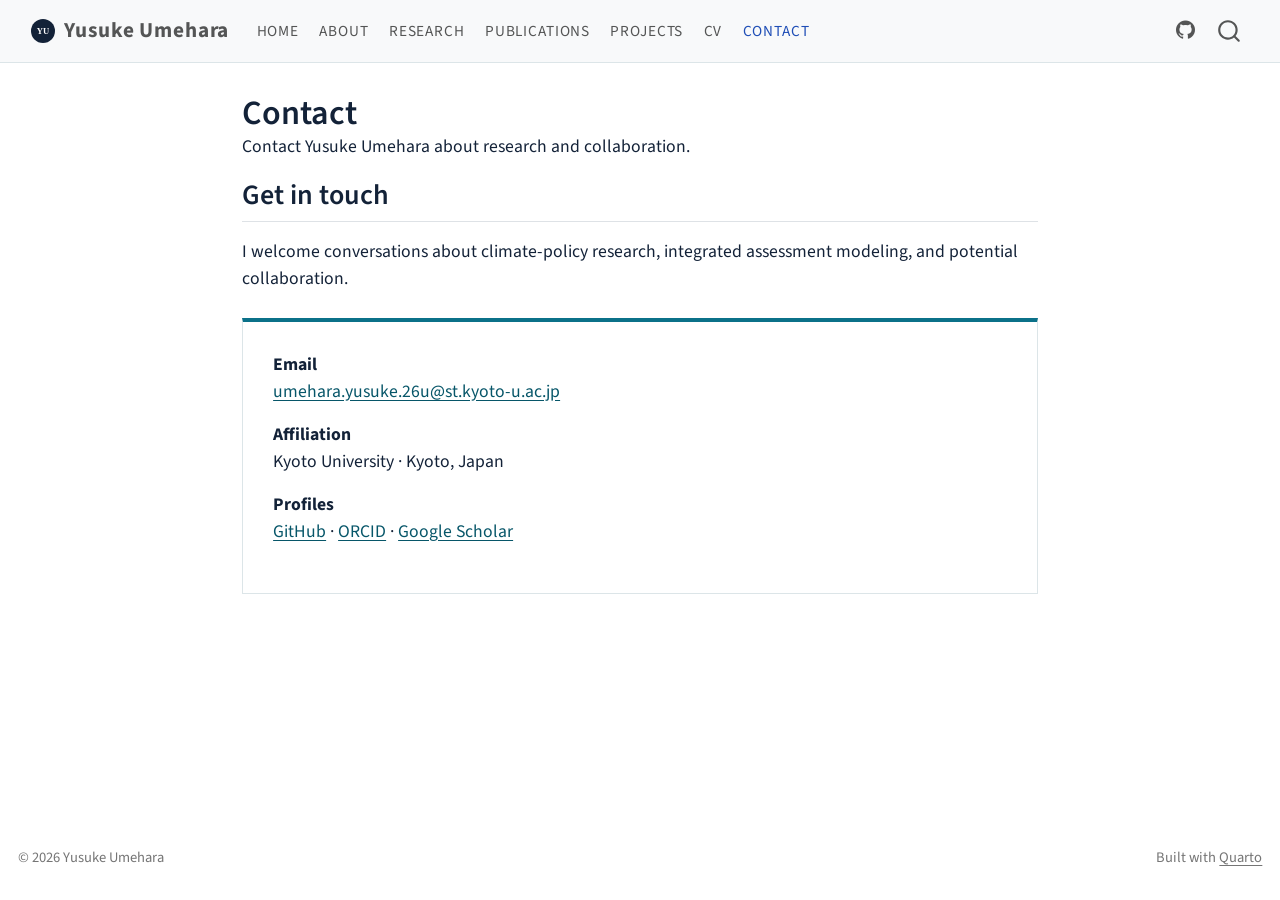
<file: docs/contact.html>
<!DOCTYPE html>
<html xmlns="http://www.w3.org/1999/xhtml" lang="en" xml:lang="en"><head>

<meta charset="utf-8">
<meta name="generator" content="quarto-1.10.18">

<meta name="viewport" content="width=device-width, initial-scale=1.0, user-scalable=yes">

<meta name="description" content="Contact Yusuke Umehara about research and collaboration.">

<title>Contact – Yusuke Umehara</title>
<style>
/* Default styles provided by pandoc.
** See https://pandoc.org/MANUAL.html#variables-for-html for config info.
*/
span.smallcaps{font-variant: small-caps;}
div.columns{display: flex; gap: 1.5em;}
div.column{flex: auto;}
@media screen {
div.columns{gap: min(4vw, 1.5em);}
div.column{overflow-x: auto;}
}
div.hanging-indent{margin-left: 1.5em; text-indent: -1.5em;}
ul.task-list{list-style: none;}
ul.task-list li input[type="checkbox"] {
  width: 0.8em;
  margin: 0 0.8em 0.2em -1em; /* quarto-specific, see https://github.com/quarto-dev/quarto-cli/issues/4556 */ 
  vertical-align: middle;
}
</style>


<script src="site_libs/quarto-nav/quarto-nav.js"></script>
<script src="site_libs/quarto-nav/headroom.min.js"></script>
<script src="site_libs/clipboard/clipboard.min.js"></script>
<script src="site_libs/quarto-search/autocomplete.umd.js"></script>
<script src="site_libs/quarto-search/fuse.min.js"></script>
<script src="site_libs/quarto-search/quarto-search.js"></script>
<meta name="quarto:offset" content="./">
<link href="./assets/favicon.svg" rel="icon" type="image/svg+xml">
<script src="site_libs/quarto-html/quarto.js" type="module"></script>
<script src="site_libs/quarto-html/tabsets/tabsets.js" type="module"></script>
<script src="site_libs/quarto-html/popper.min.js"></script>
<script src="site_libs/quarto-html/tippy.umd.min.js"></script>
<script src="site_libs/quarto-html/anchor.min.js"></script>
<link href="site_libs/quarto-html/tippy.css" rel="stylesheet">
<link href="site_libs/quarto-html/quarto-syntax-highlighting-64a204ab8560d761af7679ceaba22944.css" rel="stylesheet" id="quarto-text-highlighting-styles">
<script src="site_libs/bootstrap/bootstrap.min.js"></script>
<link href="site_libs/bootstrap/bootstrap-icons.css" rel="stylesheet">
<link href="site_libs/bootstrap/bootstrap-ea1971949f186b5d7ecce1fd3cf000e4.min.css" rel="stylesheet" append-hash="true" id="quarto-bootstrap" data-mode="light">
<script id="quarto-search-options" type="application/json">{
  "location": "navbar",
  "copy-button": false,
  "collapse-after": 3,
  "panel-placement": "end",
  "type": "overlay",
  "limit": 50,
  "keyboard-shortcut": [
    "f",
    "/",
    "s"
  ],
  "show-item-context": false,
  "language": {
    "search-no-results-text": "No results",
    "search-matching-documents-text": "matching documents",
    "search-copy-link-title": "Copy link to search",
    "search-hide-matches-text": "Hide additional matches",
    "search-more-match-text": "more match in this document",
    "search-more-matches-text": "more matches in this document",
    "search-clear-button-title": "Clear",
    "search-text-placeholder": "",
    "search-detached-cancel-button-title": "Cancel",
    "search-submit-button-title": "Submit",
    "search-label": "Search"
  }
}</script>
<style>html{ scroll-behavior: smooth; }</style>


<link rel="stylesheet" href="styles.css">
</head>

<body class="nav-fixed fullcontent quarto-light">

<div id="quarto-search-results"></div>
  <header id="quarto-header" class="headroom fixed-top">
    <nav class="navbar navbar-expand-lg " data-bs-theme="dark">
      <div class="navbar-container container-fluid">
      <div class="navbar-brand-container mx-auto">
    <a href="./index.html" class="navbar-brand navbar-brand-logo">
    <img src="./assets/monogram.svg" alt="" class="navbar-logo light-content">
    <img src="./assets/monogram.svg" alt="" class="navbar-logo dark-content">
    </a>
    <a class="navbar-brand" href="./index.html">
    <span class="navbar-title">Yusuke Umehara</span>
    </a>
  </div>
            <div id="quarto-search" class="" title="Search"></div>
          <button class="navbar-toggler" type="button" data-bs-toggle="collapse" data-bs-target="#navbarCollapse" aria-controls="navbarCollapse" role="menu" aria-expanded="false" aria-label="Toggle navigation" onclick="if (window.quartoToggleHeadroom) { window.quartoToggleHeadroom(); }">
  <span class="navbar-toggler-icon"></span>
</button>
          <div class="collapse navbar-collapse" id="navbarCollapse">
            <ul class="navbar-nav navbar-nav-scroll me-auto">
  <li class="nav-item">
    <a class="nav-link" href="./index.html"> 
<span class="menu-text">Home</span></a>
  </li>  
  <li class="nav-item">
    <a class="nav-link" href="./about.html"> 
<span class="menu-text">About</span></a>
  </li>  
  <li class="nav-item">
    <a class="nav-link" href="./research.html"> 
<span class="menu-text">Research</span></a>
  </li>  
  <li class="nav-item">
    <a class="nav-link" href="./publications.html"> 
<span class="menu-text">Publications</span></a>
  </li>  
  <li class="nav-item">
    <a class="nav-link" href="./projects.html"> 
<span class="menu-text">Projects</span></a>
  </li>  
  <li class="nav-item">
    <a class="nav-link" href="./cv.html"> 
<span class="menu-text">CV</span></a>
  </li>  
  <li class="nav-item">
    <a class="nav-link active" href="./contact.html" aria-current="page"> 
<span class="menu-text">Contact</span></a>
  </li>  
</ul>
            <ul class="navbar-nav navbar-nav-scroll ms-auto">
  <li class="nav-item compact">
    <a class="nav-link" href="https://github.com/umeharayusuke"> <i class="bi bi-github" role="img" aria-label="GitHub">
</i> 
<span class="menu-text"></span></a>
  </li>  
</ul>
          </div> <!-- /navcollapse -->
            <div class="quarto-navbar-tools">
</div>
      </div> <!-- /container-fluid -->
    </nav>
</header>
<!-- content -->
<div id="quarto-content" class="quarto-container page-columns page-rows-contents page-layout-article page-navbar">
<!-- sidebar -->
<!-- margin-sidebar -->
    
<!-- main -->
<main class="content" id="quarto-document-content">

<header id="title-block-header" class="quarto-title-block default">
<div class="quarto-title">
<h1 class="title">Contact</h1>
</div>

<div>
  <div class="description">
    Contact Yusuke Umehara about research and collaboration.
  </div>
</div>


<div class="quarto-title-meta">

    
  
    
  </div>
  


</header>


<section id="get-in-touch" class="level2">
<h2 class="anchored" data-anchor-id="get-in-touch">Get in touch</h2>
<p>I welcome conversations about climate-policy research, integrated assessment modeling, and potential collaboration.</p>
<div class="contact-box">
<p><strong>Email</strong><br>
<a href="mailto:umehara.yusuke.26u@st.kyoto-u.ac.jp">umehara.yusuke.26u@st.kyoto-u.ac.jp</a></p>
<p><strong>Affiliation</strong><br>
Kyoto University · Kyoto, Japan</p>
<p><strong>Profiles</strong><br>
<a href="https://github.com/umeharayusuke">GitHub</a> · <a href="https://orcid.org/0009-0003-4667-2400">ORCID</a> · <a href="https://scholar.google.com/">Google Scholar</a></p>
</div>


</section>

<a onclick="window.scrollTo(0, 0); return false;" role="button" id="quarto-back-to-top"><i class="bi bi-arrow-up"></i> Back to top</a></main> <!-- /main -->
<script id="quarto-html-after-body" type="application/javascript">
  window.document.addEventListener("DOMContentLoaded", function (event) {
    const icon = "";
    const anchorJS = new window.AnchorJS();
    anchorJS.options = {
      placement: 'right',
      icon: icon
    };
    anchorJS.add('.anchored');
    const isCodeAnnotation = (el) => {
      for (const clz of el.classList) {
        if (clz.startsWith('code-annotation-')) {                     
          return true;
        }
      }
      return false;
    }
    const onCopySuccess = function(e) {
      // button target
      const button = e.trigger;
      // don't keep focus
      button.blur();
      // flash "checked"
      button.classList.add('code-copy-button-checked');
      var currentTitle = button.getAttribute("title");
      button.setAttribute("title", "Copied!");
      let tooltip;
      if (window.bootstrap) {
        button.setAttribute("data-bs-toggle", "tooltip");
        button.setAttribute("data-bs-placement", "left");
        button.setAttribute("data-bs-title", "Copied!");
        tooltip = new bootstrap.Tooltip(button, 
          { trigger: "manual", 
            customClass: "code-copy-button-tooltip",
            offset: [0, -8]});
        tooltip.show();    
      }
      setTimeout(function() {
        if (tooltip) {
          tooltip.hide();
          button.removeAttribute("data-bs-title");
          button.removeAttribute("data-bs-toggle");
          button.removeAttribute("data-bs-placement");
        }
        button.setAttribute("title", currentTitle);
        button.classList.remove('code-copy-button-checked');
      }, 1000);
      // clear code selection
      e.clearSelection();
    }
    const getTextToCopy = function(trigger) {
      const outerScaffold = trigger.parentElement.cloneNode(true);
      const codeEl = outerScaffold.querySelector('code');
      for (const childEl of codeEl.children) {
        if (isCodeAnnotation(childEl)) {
          childEl.remove();
        }
      }
      return codeEl.innerText;
    }
    const clipboard = new window.ClipboardJS('.code-copy-button:not([data-in-quarto-modal])', {
      text: getTextToCopy
    });
    clipboard.on('success', onCopySuccess);
    if (window.document.getElementById('quarto-embedded-source-code-modal')) {
      const clipboardModal = new window.ClipboardJS('.code-copy-button[data-in-quarto-modal]', {
        text: getTextToCopy,
        container: window.document.getElementById('quarto-embedded-source-code-modal')
      });
      clipboardModal.on('success', onCopySuccess);
    }
      var localhostRegex = new RegExp(/^(?:http|https):\/\/localhost\:?[0-9]*\//);
      var mailtoRegex = new RegExp(/^mailto:/);
        var filterRegex = new RegExp("https:\/\/umeharayusuke\.github\.io");
      var isInternal = (href) => {
          return filterRegex.test(href) || localhostRegex.test(href) || mailtoRegex.test(href);
      }
      // Inspect non-navigation links and adorn them if external
     var links = window.document.querySelectorAll('a[href]:not(.nav-link):not(.navbar-brand):not(.toc-action):not(.sidebar-link):not(.sidebar-item-toggle):not(.pagination-link):not(.no-external):not([aria-hidden]):not(.dropdown-item):not(.quarto-navigation-tool):not(.about-link)');
      for (var i=0; i<links.length; i++) {
        const link = links[i];
        if (!isInternal(link.href)) {
          // undo the damage that might have been done by quarto-nav.js in the case of
          // links that we want to consider external
          if (link.dataset.originalHref !== undefined) {
            link.href = link.dataset.originalHref;
          }
            // target, if specified
            link.setAttribute("target", "_blank");
            if (link.getAttribute("rel") === null) {
              link.setAttribute("rel", "noopener");
            }
        }
      }
    function tippyHover(el, contentFn, onTriggerFn, onUntriggerFn) {
      const config = {
        allowHTML: true,
        maxWidth: 500,
        delay: 100,
        arrow: false,
        appendTo: function(el) {
            return el.parentElement;
        },
        interactive: true,
        interactiveBorder: 10,
        theme: 'quarto',
        placement: 'bottom-start',
      };
      if (contentFn) {
        config.content = contentFn;
      }
      if (onTriggerFn) {
        config.onTrigger = onTriggerFn;
      }
      if (onUntriggerFn) {
        config.onUntrigger = onUntriggerFn;
      }
      window.tippy(el, config); 
    }
    const noterefs = window.document.querySelectorAll('a[role="doc-noteref"]');
    for (var i=0; i<noterefs.length; i++) {
      const ref = noterefs[i];
      tippyHover(ref, function() {
        // use id or data attribute instead here
        let href = ref.getAttribute('data-footnote-href') || ref.getAttribute('href');
        try { href = new URL(href).hash; } catch {}
        const id = href.replace(/^#\/?/, "");
        const note = window.document.getElementById(id);
        if (note) {
          return note.innerHTML;
        } else {
          return "";
        }
      });
    }
    const xrefs = window.document.querySelectorAll('a.quarto-xref');
    const processXRef = (id, note) => {
      // Strip column container classes
      const stripColumnClz = (el) => {
        el.classList.remove("page-full", "page-columns");
        if (el.children) {
          for (const child of el.children) {
            stripColumnClz(child);
          }
        }
      }
      stripColumnClz(note)
      if (id === null || id.startsWith('sec-')) {
        // Special case sections, only their first couple elements
        const container = document.createElement("div");
        if (note.children && note.children.length > 2) {
          container.appendChild(note.children[0].cloneNode(true));
          for (let i = 1; i < note.children.length; i++) {
            const child = note.children[i];
            if (child.tagName === "P" && child.innerText === "") {
              continue;
            } else {
              container.appendChild(child.cloneNode(true));
              break;
            }
          }
          if (window.Quarto?.typesetMath) {
            window.Quarto.typesetMath(container);
          }
          return container.innerHTML
        } else {
          if (window.Quarto?.typesetMath) {
            window.Quarto.typesetMath(note);
          }
          return note.innerHTML;
        }
      } else {
        // Remove any anchor links if they are present
        const anchorLink = note.querySelector('a.anchorjs-link');
        if (anchorLink) {
          anchorLink.remove();
        }
        if (window.Quarto?.typesetMath) {
          window.Quarto.typesetMath(note);
        }
        if (note.classList.contains("callout")) {
          return note.outerHTML;
        } else {
          return note.innerHTML;
        }
      }
    }
    for (var i=0; i<xrefs.length; i++) {
      const xref = xrefs[i];
      tippyHover(xref, undefined, function(instance) {
        instance.disable();
        let url = xref.getAttribute('href');
        let hash = undefined; 
        if (url.startsWith('#')) {
          hash = url;
        } else {
          try { hash = new URL(url).hash; } catch {}
        }
        if (hash) {
          const id = hash.replace(/^#\/?/, "");
          const note = window.document.getElementById(id);
          if (note !== null) {
            try {
              const html = processXRef(id, note.cloneNode(true));
              instance.setContent(html);
            } finally {
              instance.enable();
              instance.show();
            }
          } else {
            // See if we can fetch this
            fetch(url.split('#')[0])
            .then(res => res.text())
            .then(html => {
              const parser = new DOMParser();
              const htmlDoc = parser.parseFromString(html, "text/html");
              const note = htmlDoc.getElementById(id);
              if (note !== null) {
                const html = processXRef(id, note);
                instance.setContent(html);
              } 
            }).finally(() => {
              instance.enable();
              instance.show();
            });
          }
        } else {
          // See if we can fetch a full url (with no hash to target)
          // This is a special case and we should probably do some content thinning / targeting
          fetch(url)
          .then(res => res.text())
          .then(html => {
            const parser = new DOMParser();
            const htmlDoc = parser.parseFromString(html, "text/html");
            const note = htmlDoc.querySelector('main.content');
            if (note !== null) {
              // This should only happen for chapter cross references
              // (since there is no id in the URL)
              // remove the first header
              if (note.children.length > 0 && note.children[0].tagName === "HEADER") {
                note.children[0].remove();
              }
              const html = processXRef(null, note);
              instance.setContent(html);
            } 
          }).finally(() => {
            instance.enable();
            instance.show();
          });
        }
      }, function(instance) {
      });
    }
        let selectedAnnoteEl;
        const selectorForAnnotation = ( cell, annotation) => {
          let cellAttr = 'data-code-cell="' + cell + '"';
          let lineAttr = 'data-code-annotation="' +  annotation + '"';
          const selector = 'span[' + cellAttr + '][' + lineAttr + ']';
          return selector;
        }
        const selectCodeLines = (annoteEl) => {
          const doc = window.document;
          const targetCell = annoteEl.getAttribute("data-target-cell");
          const targetAnnotation = annoteEl.getAttribute("data-target-annotation");
          const annoteSpan = window.document.querySelector(selectorForAnnotation(targetCell, targetAnnotation));
          const lines = annoteSpan.getAttribute("data-code-lines").split(",");
          const lineIds = lines.map((line) => {
            return targetCell + "-" + line;
          })
          let top = null;
          let height = null;
          let parent = null;
          if (lineIds.length > 0) {
              //compute the position of the single el (top and bottom and make a div)
              const el = window.document.getElementById(lineIds[0]);
              top = el.offsetTop;
              height = el.offsetHeight;
              parent = el.parentElement.parentElement;
            if (lineIds.length > 1) {
              const lastEl = window.document.getElementById(lineIds[lineIds.length - 1]);
              const bottom = lastEl.offsetTop + lastEl.offsetHeight;
              height = bottom - top;
            }
            if (top !== null && height !== null && parent !== null) {
              // cook up a div (if necessary) and position it 
              let div = window.document.getElementById("code-annotation-line-highlight");
              if (div === null) {
                div = window.document.createElement("div");
                div.setAttribute("id", "code-annotation-line-highlight");
                div.style.position = 'absolute';
                parent.appendChild(div);
              }
              div.style.top = top - 2 + "px";
              div.style.height = height + 4 + "px";
              div.style.left = 0;
              let gutterDiv = window.document.getElementById("code-annotation-line-highlight-gutter");
              if (gutterDiv === null) {
                gutterDiv = window.document.createElement("div");
                gutterDiv.setAttribute("id", "code-annotation-line-highlight-gutter");
                gutterDiv.style.position = 'absolute';
                const codeCell = window.document.getElementById(targetCell);
                const gutter = codeCell.querySelector('.code-annotation-gutter');
                gutter.appendChild(gutterDiv);
              }
              gutterDiv.style.top = top - 2 + "px";
              gutterDiv.style.height = height + 4 + "px";
            }
            selectedAnnoteEl = annoteEl;
          }
        };
        const unselectCodeLines = () => {
          const elementsIds = ["code-annotation-line-highlight", "code-annotation-line-highlight-gutter"];
          elementsIds.forEach((elId) => {
            const div = window.document.getElementById(elId);
            if (div) {
              div.remove();
            }
          });
          selectedAnnoteEl = undefined;
        };
          // Handle positioning of the toggle
      window.addEventListener(
        "resize",
        throttle(() => {
          elRect = undefined;
          if (selectedAnnoteEl) {
            selectCodeLines(selectedAnnoteEl);
          }
        }, 10)
      );
      function throttle(fn, ms) {
      let throttle = false;
      let timer;
        return (...args) => {
          if(!throttle) { // first call gets through
              fn.apply(this, args);
              throttle = true;
          } else { // all the others get throttled
              if(timer) clearTimeout(timer); // cancel #2
              timer = setTimeout(() => {
                fn.apply(this, args);
                timer = throttle = false;
              }, ms);
          }
        };
      }
        // Attach click handler to the DT
        const annoteDls = window.document.querySelectorAll('dt[data-target-cell]');
        for (const annoteDlNode of annoteDls) {
          annoteDlNode.addEventListener('click', (event) => {
            const clickedEl = event.target;
            if (clickedEl !== selectedAnnoteEl) {
              unselectCodeLines();
              const activeEl = window.document.querySelector('dt[data-target-cell].code-annotation-active');
              if (activeEl) {
                activeEl.classList.remove('code-annotation-active');
              }
              selectCodeLines(clickedEl);
              clickedEl.classList.add('code-annotation-active');
            } else {
              // Unselect the line
              unselectCodeLines();
              clickedEl.classList.remove('code-annotation-active');
            }
          });
        }
    const findCites = (el) => {
      const parentEl = el.parentElement;
      if (parentEl) {
        const cites = parentEl.dataset.cites;
        if (cites) {
          return {
            el,
            cites: cites.split(' ')
          };
        } else {
          return findCites(el.parentElement)
        }
      } else {
        return undefined;
      }
    };
    var bibliorefs = window.document.querySelectorAll('a[role="doc-biblioref"]');
    for (var i=0; i<bibliorefs.length; i++) {
      const ref = bibliorefs[i];
      const citeInfo = findCites(ref);
      if (citeInfo) {
        tippyHover(citeInfo.el, function() {
          var popup = window.document.createElement('div');
          citeInfo.cites.forEach(function(cite) {
            var citeDiv = window.document.createElement('div');
            citeDiv.classList.add('hanging-indent');
            citeDiv.classList.add('csl-entry');
            var biblioDiv = window.document.getElementById('ref-' + cite);
            if (biblioDiv) {
              citeDiv.innerHTML = biblioDiv.innerHTML;
            }
            popup.appendChild(citeDiv);
          });
          return popup.innerHTML;
        });
      }
    }
  });
  </script>
</div> <!-- /content -->
<footer class="footer">
  <div class="nav-footer">
    <div class="nav-footer-left">
<p>© 2026 Yusuke Umehara</p>
</div>   
    <div class="nav-footer-center">
      &nbsp;
    </div>
    <div class="nav-footer-right">
<p>Built with <a href="https://quarto.org/">Quarto</a></p>
</div>
  </div>
</footer>




<script src="site_libs/quarto-html/zenscroll-min.js"></script>
</body></html>
</file>
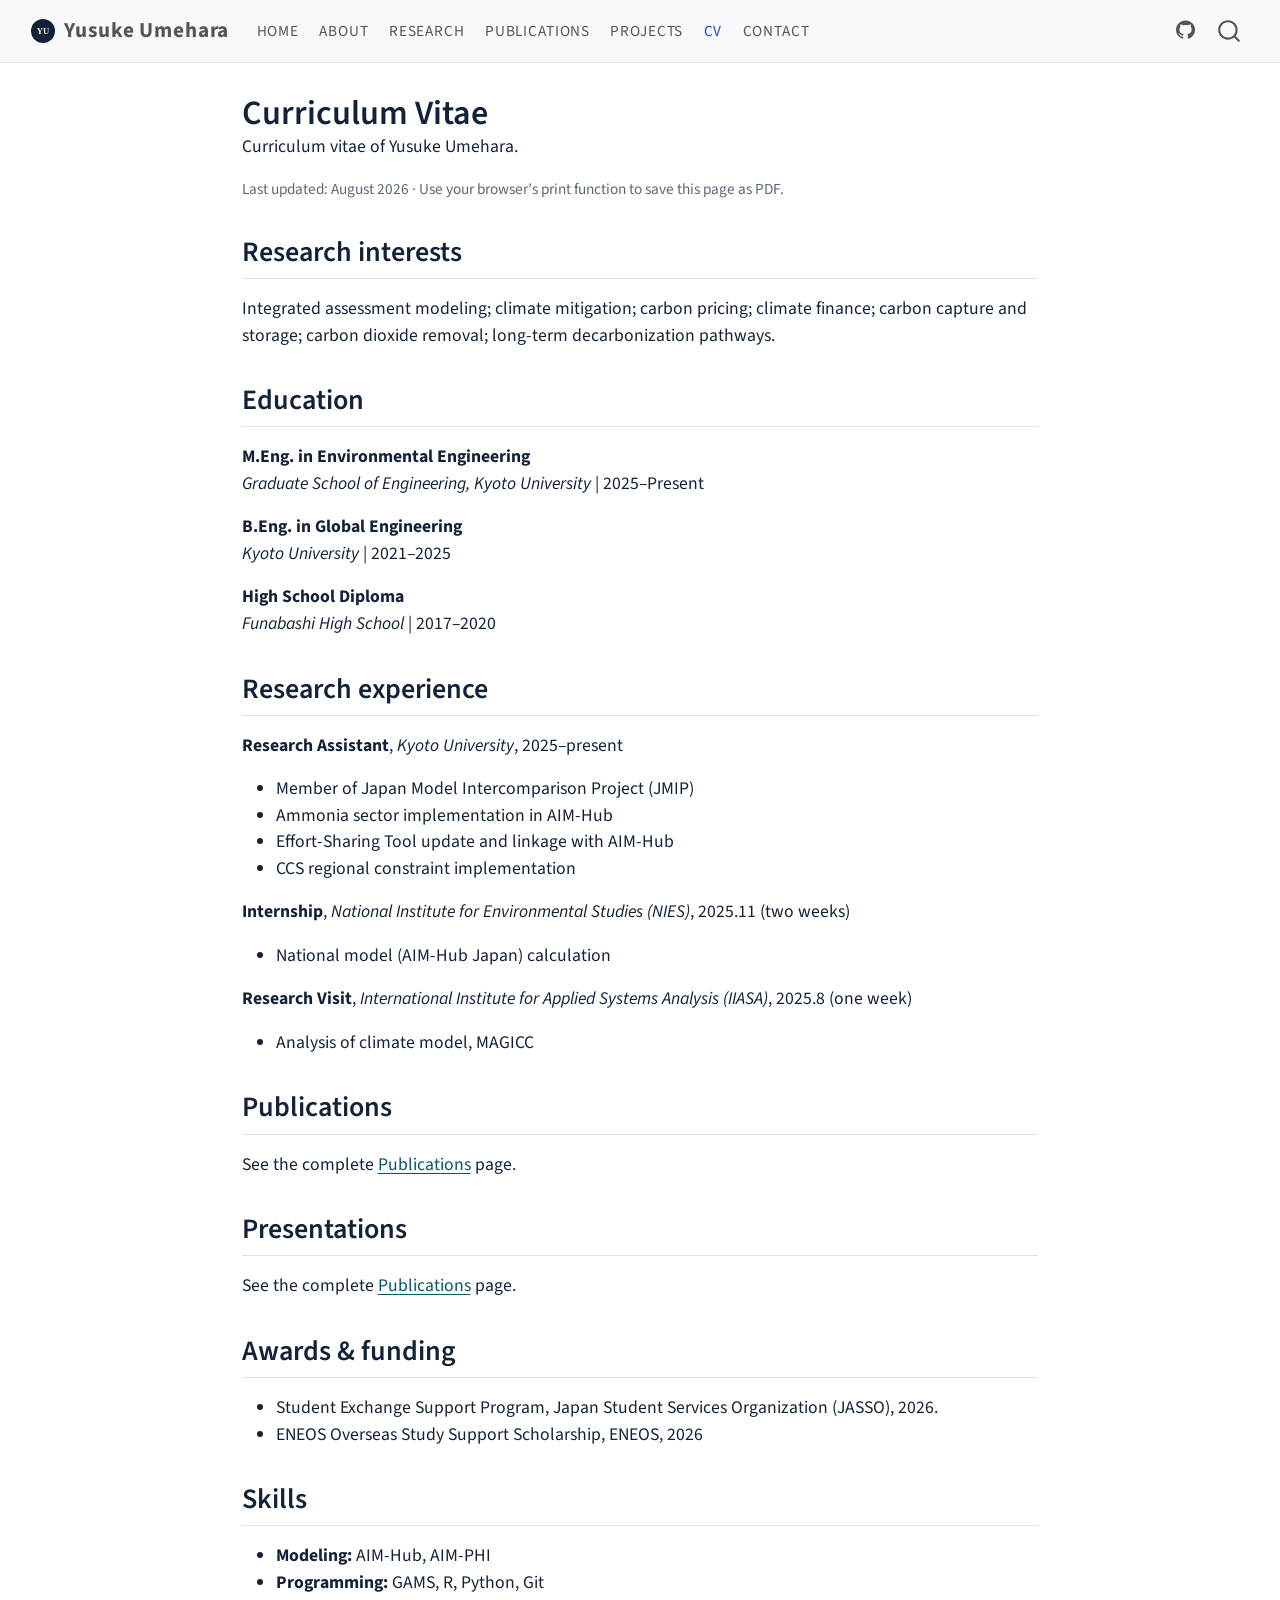
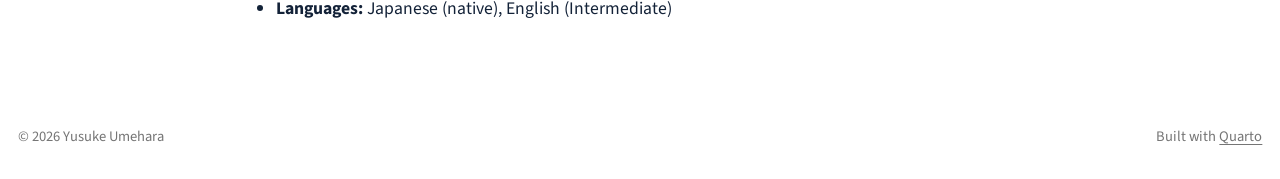
<file: docs/cv.html>
<!DOCTYPE html>
<html xmlns="http://www.w3.org/1999/xhtml" lang="en" xml:lang="en"><head>

<meta charset="utf-8">
<meta name="generator" content="quarto-1.10.18">

<meta name="viewport" content="width=device-width, initial-scale=1.0, user-scalable=yes">

<meta name="description" content="Curriculum vitae of Yusuke Umehara.">

<title>Curriculum Vitae – Yusuke Umehara</title>
<style>
/* Default styles provided by pandoc.
** See https://pandoc.org/MANUAL.html#variables-for-html for config info.
*/
span.smallcaps{font-variant: small-caps;}
div.columns{display: flex; gap: 1.5em;}
div.column{flex: auto;}
@media screen {
div.columns{gap: min(4vw, 1.5em);}
div.column{overflow-x: auto;}
}
div.hanging-indent{margin-left: 1.5em; text-indent: -1.5em;}
ul.task-list{list-style: none;}
ul.task-list li input[type="checkbox"] {
  width: 0.8em;
  margin: 0 0.8em 0.2em -1em; /* quarto-specific, see https://github.com/quarto-dev/quarto-cli/issues/4556 */ 
  vertical-align: middle;
}
</style>


<script src="site_libs/quarto-nav/quarto-nav.js"></script>
<script src="site_libs/quarto-nav/headroom.min.js"></script>
<script src="site_libs/clipboard/clipboard.min.js"></script>
<script src="site_libs/quarto-search/autocomplete.umd.js"></script>
<script src="site_libs/quarto-search/fuse.min.js"></script>
<script src="site_libs/quarto-search/quarto-search.js"></script>
<meta name="quarto:offset" content="./">
<link href="./assets/favicon.svg" rel="icon" type="image/svg+xml">
<script src="site_libs/quarto-html/quarto.js" type="module"></script>
<script src="site_libs/quarto-html/tabsets/tabsets.js" type="module"></script>
<script src="site_libs/quarto-html/popper.min.js"></script>
<script src="site_libs/quarto-html/tippy.umd.min.js"></script>
<script src="site_libs/quarto-html/anchor.min.js"></script>
<link href="site_libs/quarto-html/tippy.css" rel="stylesheet">
<link href="site_libs/quarto-html/quarto-syntax-highlighting-64a204ab8560d761af7679ceaba22944.css" rel="stylesheet" id="quarto-text-highlighting-styles">
<script src="site_libs/bootstrap/bootstrap.min.js"></script>
<link href="site_libs/bootstrap/bootstrap-icons.css" rel="stylesheet">
<link href="site_libs/bootstrap/bootstrap-ea1971949f186b5d7ecce1fd3cf000e4.min.css" rel="stylesheet" append-hash="true" id="quarto-bootstrap" data-mode="light">
<script id="quarto-search-options" type="application/json">{
  "location": "navbar",
  "copy-button": false,
  "collapse-after": 3,
  "panel-placement": "end",
  "type": "overlay",
  "limit": 50,
  "keyboard-shortcut": [
    "f",
    "/",
    "s"
  ],
  "show-item-context": false,
  "language": {
    "search-no-results-text": "No results",
    "search-matching-documents-text": "matching documents",
    "search-copy-link-title": "Copy link to search",
    "search-hide-matches-text": "Hide additional matches",
    "search-more-match-text": "more match in this document",
    "search-more-matches-text": "more matches in this document",
    "search-clear-button-title": "Clear",
    "search-text-placeholder": "",
    "search-detached-cancel-button-title": "Cancel",
    "search-submit-button-title": "Submit",
    "search-label": "Search"
  }
}</script>
<style>html{ scroll-behavior: smooth; }</style>


<link rel="stylesheet" href="styles.css">
</head>

<body class="nav-fixed fullcontent quarto-light">

<div id="quarto-search-results"></div>
  <header id="quarto-header" class="headroom fixed-top">
    <nav class="navbar navbar-expand-lg " data-bs-theme="dark">
      <div class="navbar-container container-fluid">
      <div class="navbar-brand-container mx-auto">
    <a href="./index.html" class="navbar-brand navbar-brand-logo">
    <img src="./assets/monogram.svg" alt="" class="navbar-logo light-content">
    <img src="./assets/monogram.svg" alt="" class="navbar-logo dark-content">
    </a>
    <a class="navbar-brand" href="./index.html">
    <span class="navbar-title">Yusuke Umehara</span>
    </a>
  </div>
            <div id="quarto-search" class="" title="Search"></div>
          <button class="navbar-toggler" type="button" data-bs-toggle="collapse" data-bs-target="#navbarCollapse" aria-controls="navbarCollapse" role="menu" aria-expanded="false" aria-label="Toggle navigation" onclick="if (window.quartoToggleHeadroom) { window.quartoToggleHeadroom(); }">
  <span class="navbar-toggler-icon"></span>
</button>
          <div class="collapse navbar-collapse" id="navbarCollapse">
            <ul class="navbar-nav navbar-nav-scroll me-auto">
  <li class="nav-item">
    <a class="nav-link" href="./index.html"> 
<span class="menu-text">Home</span></a>
  </li>  
  <li class="nav-item">
    <a class="nav-link" href="./about.html"> 
<span class="menu-text">About</span></a>
  </li>  
  <li class="nav-item">
    <a class="nav-link" href="./research.html"> 
<span class="menu-text">Research</span></a>
  </li>  
  <li class="nav-item">
    <a class="nav-link" href="./publications.html"> 
<span class="menu-text">Publications</span></a>
  </li>  
  <li class="nav-item">
    <a class="nav-link" href="./projects.html"> 
<span class="menu-text">Projects</span></a>
  </li>  
  <li class="nav-item">
    <a class="nav-link active" href="./cv.html" aria-current="page"> 
<span class="menu-text">CV</span></a>
  </li>  
  <li class="nav-item">
    <a class="nav-link" href="./contact.html"> 
<span class="menu-text">Contact</span></a>
  </li>  
</ul>
            <ul class="navbar-nav navbar-nav-scroll ms-auto">
  <li class="nav-item compact">
    <a class="nav-link" href="https://github.com/umeharayusuke"> <i class="bi bi-github" role="img" aria-label="GitHub">
</i> 
<span class="menu-text"></span></a>
  </li>  
</ul>
          </div> <!-- /navcollapse -->
            <div class="quarto-navbar-tools">
</div>
      </div> <!-- /container-fluid -->
    </nav>
</header>
<!-- content -->
<div id="quarto-content" class="quarto-container page-columns page-rows-contents page-layout-article page-navbar">
<!-- sidebar -->
<!-- margin-sidebar -->
    
<!-- main -->
<main class="content" id="quarto-document-content">

<header id="title-block-header" class="quarto-title-block default">
<div class="quarto-title">
<h1 class="title">Curriculum Vitae</h1>
</div>

<div>
  <div class="description">
    Curriculum vitae of Yusuke Umehara.
  </div>
</div>


<div class="quarto-title-meta">

    
  
    
  </div>
  


</header>


<div class="cv-meta">
Last updated: August 2026 · Use your browser’s print function to save this page as PDF.
</div>
<section id="research-interests" class="level2">
<h2 class="anchored" data-anchor-id="research-interests">Research interests</h2>
<p>Integrated assessment modeling; climate mitigation; carbon pricing; climate finance; carbon capture and storage; carbon dioxide removal; long-term decarbonization pathways.</p>
</section>
<section id="education" class="level2">
<h2 class="anchored" data-anchor-id="education">Education</h2>
<p><strong>M.Eng. in Environmental Engineering</strong><br>
<em>Graduate School of Engineering, Kyoto University</em> | 2025–Present</p>
<p><strong>B.Eng. in Global Engineering</strong><br>
<em>Kyoto University</em> | 2021–2025</p>
<p><strong>High School Diploma</strong><br>
<em>Funabashi High School</em> | 2017–2020</p>
</section>
<section id="research-experience" class="level2">
<h2 class="anchored" data-anchor-id="research-experience">Research experience</h2>
<p><strong>Research Assistant</strong>, <em>Kyoto University</em>, 2025–present</p>
<ul>
<li>Member of Japan Model Intercomparison Project (JMIP)</li>
<li>Ammonia sector implementation in AIM-Hub</li>
<li>Effort-Sharing Tool update and linkage with AIM-Hub</li>
<li>CCS regional constraint implementation</li>
</ul>
<p><strong>Internship</strong>, <em>National Institute for Environmental Studies (NIES)</em>, 2025.11 (two weeks)</p>
<ul>
<li>National model (AIM-Hub Japan) calculation</li>
</ul>
<p><strong>Research Visit</strong>, <em>International Institute for Applied Systems Analysis (IIASA)</em>, 2025.8 (one week)</p>
<ul>
<li>Analysis of climate model, MAGICC</li>
</ul>
</section>
<section id="publications" class="level2">
<h2 class="anchored" data-anchor-id="publications">Publications</h2>
<p>See the complete <a href="./publications.html">Publications</a> page.</p>
</section>
<section id="presentations" class="level2">
<h2 class="anchored" data-anchor-id="presentations">Presentations</h2>
<p>See the complete <a href="./publications.html">Publications</a> page.</p>
</section>
<section id="awards-funding" class="level2">
<h2 class="anchored" data-anchor-id="awards-funding">Awards &amp; funding</h2>
<ul>
<li>Student Exchange Support Program, Japan Student Services Organization (JASSO), 2026.</li>
<li>ENEOS Overseas Study Support Scholarship, ENEOS, 2026</li>
</ul>
</section>
<section id="skills" class="level2">
<h2 class="anchored" data-anchor-id="skills">Skills</h2>
<ul>
<li><strong>Modeling:</strong> AIM-Hub, AIM-PHI</li>
<li><strong>Programming:</strong> GAMS, R, Python, Git</li>
<li><strong>Languages:</strong> Japanese (native), English (Intermediate)</li>
</ul>


</section>

<a onclick="window.scrollTo(0, 0); return false;" role="button" id="quarto-back-to-top"><i class="bi bi-arrow-up"></i> Back to top</a></main> <!-- /main -->
<script id="quarto-html-after-body" type="application/javascript">
  window.document.addEventListener("DOMContentLoaded", function (event) {
    const icon = "";
    const anchorJS = new window.AnchorJS();
    anchorJS.options = {
      placement: 'right',
      icon: icon
    };
    anchorJS.add('.anchored');
    const isCodeAnnotation = (el) => {
      for (const clz of el.classList) {
        if (clz.startsWith('code-annotation-')) {                     
          return true;
        }
      }
      return false;
    }
    const onCopySuccess = function(e) {
      // button target
      const button = e.trigger;
      // don't keep focus
      button.blur();
      // flash "checked"
      button.classList.add('code-copy-button-checked');
      var currentTitle = button.getAttribute("title");
      button.setAttribute("title", "Copied!");
      let tooltip;
      if (window.bootstrap) {
        button.setAttribute("data-bs-toggle", "tooltip");
        button.setAttribute("data-bs-placement", "left");
        button.setAttribute("data-bs-title", "Copied!");
        tooltip = new bootstrap.Tooltip(button, 
          { trigger: "manual", 
            customClass: "code-copy-button-tooltip",
            offset: [0, -8]});
        tooltip.show();    
      }
      setTimeout(function() {
        if (tooltip) {
          tooltip.hide();
          button.removeAttribute("data-bs-title");
          button.removeAttribute("data-bs-toggle");
          button.removeAttribute("data-bs-placement");
        }
        button.setAttribute("title", currentTitle);
        button.classList.remove('code-copy-button-checked');
      }, 1000);
      // clear code selection
      e.clearSelection();
    }
    const getTextToCopy = function(trigger) {
      const outerScaffold = trigger.parentElement.cloneNode(true);
      const codeEl = outerScaffold.querySelector('code');
      for (const childEl of codeEl.children) {
        if (isCodeAnnotation(childEl)) {
          childEl.remove();
        }
      }
      return codeEl.innerText;
    }
    const clipboard = new window.ClipboardJS('.code-copy-button:not([data-in-quarto-modal])', {
      text: getTextToCopy
    });
    clipboard.on('success', onCopySuccess);
    if (window.document.getElementById('quarto-embedded-source-code-modal')) {
      const clipboardModal = new window.ClipboardJS('.code-copy-button[data-in-quarto-modal]', {
        text: getTextToCopy,
        container: window.document.getElementById('quarto-embedded-source-code-modal')
      });
      clipboardModal.on('success', onCopySuccess);
    }
      var localhostRegex = new RegExp(/^(?:http|https):\/\/localhost\:?[0-9]*\//);
      var mailtoRegex = new RegExp(/^mailto:/);
        var filterRegex = new RegExp("https:\/\/umeharayusuke\.github\.io");
      var isInternal = (href) => {
          return filterRegex.test(href) || localhostRegex.test(href) || mailtoRegex.test(href);
      }
      // Inspect non-navigation links and adorn them if external
     var links = window.document.querySelectorAll('a[href]:not(.nav-link):not(.navbar-brand):not(.toc-action):not(.sidebar-link):not(.sidebar-item-toggle):not(.pagination-link):not(.no-external):not([aria-hidden]):not(.dropdown-item):not(.quarto-navigation-tool):not(.about-link)');
      for (var i=0; i<links.length; i++) {
        const link = links[i];
        if (!isInternal(link.href)) {
          // undo the damage that might have been done by quarto-nav.js in the case of
          // links that we want to consider external
          if (link.dataset.originalHref !== undefined) {
            link.href = link.dataset.originalHref;
          }
            // target, if specified
            link.setAttribute("target", "_blank");
            if (link.getAttribute("rel") === null) {
              link.setAttribute("rel", "noopener");
            }
        }
      }
    function tippyHover(el, contentFn, onTriggerFn, onUntriggerFn) {
      const config = {
        allowHTML: true,
        maxWidth: 500,
        delay: 100,
        arrow: false,
        appendTo: function(el) {
            return el.parentElement;
        },
        interactive: true,
        interactiveBorder: 10,
        theme: 'quarto',
        placement: 'bottom-start',
      };
      if (contentFn) {
        config.content = contentFn;
      }
      if (onTriggerFn) {
        config.onTrigger = onTriggerFn;
      }
      if (onUntriggerFn) {
        config.onUntrigger = onUntriggerFn;
      }
      window.tippy(el, config); 
    }
    const noterefs = window.document.querySelectorAll('a[role="doc-noteref"]');
    for (var i=0; i<noterefs.length; i++) {
      const ref = noterefs[i];
      tippyHover(ref, function() {
        // use id or data attribute instead here
        let href = ref.getAttribute('data-footnote-href') || ref.getAttribute('href');
        try { href = new URL(href).hash; } catch {}
        const id = href.replace(/^#\/?/, "");
        const note = window.document.getElementById(id);
        if (note) {
          return note.innerHTML;
        } else {
          return "";
        }
      });
    }
    const xrefs = window.document.querySelectorAll('a.quarto-xref');
    const processXRef = (id, note) => {
      // Strip column container classes
      const stripColumnClz = (el) => {
        el.classList.remove("page-full", "page-columns");
        if (el.children) {
          for (const child of el.children) {
            stripColumnClz(child);
          }
        }
      }
      stripColumnClz(note)
      if (id === null || id.startsWith('sec-')) {
        // Special case sections, only their first couple elements
        const container = document.createElement("div");
        if (note.children && note.children.length > 2) {
          container.appendChild(note.children[0].cloneNode(true));
          for (let i = 1; i < note.children.length; i++) {
            const child = note.children[i];
            if (child.tagName === "P" && child.innerText === "") {
              continue;
            } else {
              container.appendChild(child.cloneNode(true));
              break;
            }
          }
          if (window.Quarto?.typesetMath) {
            window.Quarto.typesetMath(container);
          }
          return container.innerHTML
        } else {
          if (window.Quarto?.typesetMath) {
            window.Quarto.typesetMath(note);
          }
          return note.innerHTML;
        }
      } else {
        // Remove any anchor links if they are present
        const anchorLink = note.querySelector('a.anchorjs-link');
        if (anchorLink) {
          anchorLink.remove();
        }
        if (window.Quarto?.typesetMath) {
          window.Quarto.typesetMath(note);
        }
        if (note.classList.contains("callout")) {
          return note.outerHTML;
        } else {
          return note.innerHTML;
        }
      }
    }
    for (var i=0; i<xrefs.length; i++) {
      const xref = xrefs[i];
      tippyHover(xref, undefined, function(instance) {
        instance.disable();
        let url = xref.getAttribute('href');
        let hash = undefined; 
        if (url.startsWith('#')) {
          hash = url;
        } else {
          try { hash = new URL(url).hash; } catch {}
        }
        if (hash) {
          const id = hash.replace(/^#\/?/, "");
          const note = window.document.getElementById(id);
          if (note !== null) {
            try {
              const html = processXRef(id, note.cloneNode(true));
              instance.setContent(html);
            } finally {
              instance.enable();
              instance.show();
            }
          } else {
            // See if we can fetch this
            fetch(url.split('#')[0])
            .then(res => res.text())
            .then(html => {
              const parser = new DOMParser();
              const htmlDoc = parser.parseFromString(html, "text/html");
              const note = htmlDoc.getElementById(id);
              if (note !== null) {
                const html = processXRef(id, note);
                instance.setContent(html);
              } 
            }).finally(() => {
              instance.enable();
              instance.show();
            });
          }
        } else {
          // See if we can fetch a full url (with no hash to target)
          // This is a special case and we should probably do some content thinning / targeting
          fetch(url)
          .then(res => res.text())
          .then(html => {
            const parser = new DOMParser();
            const htmlDoc = parser.parseFromString(html, "text/html");
            const note = htmlDoc.querySelector('main.content');
            if (note !== null) {
              // This should only happen for chapter cross references
              // (since there is no id in the URL)
              // remove the first header
              if (note.children.length > 0 && note.children[0].tagName === "HEADER") {
                note.children[0].remove();
              }
              const html = processXRef(null, note);
              instance.setContent(html);
            } 
          }).finally(() => {
            instance.enable();
            instance.show();
          });
        }
      }, function(instance) {
      });
    }
        let selectedAnnoteEl;
        const selectorForAnnotation = ( cell, annotation) => {
          let cellAttr = 'data-code-cell="' + cell + '"';
          let lineAttr = 'data-code-annotation="' +  annotation + '"';
          const selector = 'span[' + cellAttr + '][' + lineAttr + ']';
          return selector;
        }
        const selectCodeLines = (annoteEl) => {
          const doc = window.document;
          const targetCell = annoteEl.getAttribute("data-target-cell");
          const targetAnnotation = annoteEl.getAttribute("data-target-annotation");
          const annoteSpan = window.document.querySelector(selectorForAnnotation(targetCell, targetAnnotation));
          const lines = annoteSpan.getAttribute("data-code-lines").split(",");
          const lineIds = lines.map((line) => {
            return targetCell + "-" + line;
          })
          let top = null;
          let height = null;
          let parent = null;
          if (lineIds.length > 0) {
              //compute the position of the single el (top and bottom and make a div)
              const el = window.document.getElementById(lineIds[0]);
              top = el.offsetTop;
              height = el.offsetHeight;
              parent = el.parentElement.parentElement;
            if (lineIds.length > 1) {
              const lastEl = window.document.getElementById(lineIds[lineIds.length - 1]);
              const bottom = lastEl.offsetTop + lastEl.offsetHeight;
              height = bottom - top;
            }
            if (top !== null && height !== null && parent !== null) {
              // cook up a div (if necessary) and position it 
              let div = window.document.getElementById("code-annotation-line-highlight");
              if (div === null) {
                div = window.document.createElement("div");
                div.setAttribute("id", "code-annotation-line-highlight");
                div.style.position = 'absolute';
                parent.appendChild(div);
              }
              div.style.top = top - 2 + "px";
              div.style.height = height + 4 + "px";
              div.style.left = 0;
              let gutterDiv = window.document.getElementById("code-annotation-line-highlight-gutter");
              if (gutterDiv === null) {
                gutterDiv = window.document.createElement("div");
                gutterDiv.setAttribute("id", "code-annotation-line-highlight-gutter");
                gutterDiv.style.position = 'absolute';
                const codeCell = window.document.getElementById(targetCell);
                const gutter = codeCell.querySelector('.code-annotation-gutter');
                gutter.appendChild(gutterDiv);
              }
              gutterDiv.style.top = top - 2 + "px";
              gutterDiv.style.height = height + 4 + "px";
            }
            selectedAnnoteEl = annoteEl;
          }
        };
        const unselectCodeLines = () => {
          const elementsIds = ["code-annotation-line-highlight", "code-annotation-line-highlight-gutter"];
          elementsIds.forEach((elId) => {
            const div = window.document.getElementById(elId);
            if (div) {
              div.remove();
            }
          });
          selectedAnnoteEl = undefined;
        };
          // Handle positioning of the toggle
      window.addEventListener(
        "resize",
        throttle(() => {
          elRect = undefined;
          if (selectedAnnoteEl) {
            selectCodeLines(selectedAnnoteEl);
          }
        }, 10)
      );
      function throttle(fn, ms) {
      let throttle = false;
      let timer;
        return (...args) => {
          if(!throttle) { // first call gets through
              fn.apply(this, args);
              throttle = true;
          } else { // all the others get throttled
              if(timer) clearTimeout(timer); // cancel #2
              timer = setTimeout(() => {
                fn.apply(this, args);
                timer = throttle = false;
              }, ms);
          }
        };
      }
        // Attach click handler to the DT
        const annoteDls = window.document.querySelectorAll('dt[data-target-cell]');
        for (const annoteDlNode of annoteDls) {
          annoteDlNode.addEventListener('click', (event) => {
            const clickedEl = event.target;
            if (clickedEl !== selectedAnnoteEl) {
              unselectCodeLines();
              const activeEl = window.document.querySelector('dt[data-target-cell].code-annotation-active');
              if (activeEl) {
                activeEl.classList.remove('code-annotation-active');
              }
              selectCodeLines(clickedEl);
              clickedEl.classList.add('code-annotation-active');
            } else {
              // Unselect the line
              unselectCodeLines();
              clickedEl.classList.remove('code-annotation-active');
            }
          });
        }
    const findCites = (el) => {
      const parentEl = el.parentElement;
      if (parentEl) {
        const cites = parentEl.dataset.cites;
        if (cites) {
          return {
            el,
            cites: cites.split(' ')
          };
        } else {
          return findCites(el.parentElement)
        }
      } else {
        return undefined;
      }
    };
    var bibliorefs = window.document.querySelectorAll('a[role="doc-biblioref"]');
    for (var i=0; i<bibliorefs.length; i++) {
      const ref = bibliorefs[i];
      const citeInfo = findCites(ref);
      if (citeInfo) {
        tippyHover(citeInfo.el, function() {
          var popup = window.document.createElement('div');
          citeInfo.cites.forEach(function(cite) {
            var citeDiv = window.document.createElement('div');
            citeDiv.classList.add('hanging-indent');
            citeDiv.classList.add('csl-entry');
            var biblioDiv = window.document.getElementById('ref-' + cite);
            if (biblioDiv) {
              citeDiv.innerHTML = biblioDiv.innerHTML;
            }
            popup.appendChild(citeDiv);
          });
          return popup.innerHTML;
        });
      }
    }
  });
  </script>
</div> <!-- /content -->
<footer class="footer">
  <div class="nav-footer">
    <div class="nav-footer-left">
<p>© 2026 Yusuke Umehara</p>
</div>   
    <div class="nav-footer-center">
      &nbsp;
    </div>
    <div class="nav-footer-right">
<p>Built with <a href="https://quarto.org/">Quarto</a></p>
</div>
  </div>
</footer>




<script src="site_libs/quarto-html/zenscroll-min.js"></script>
</body></html>
</file>
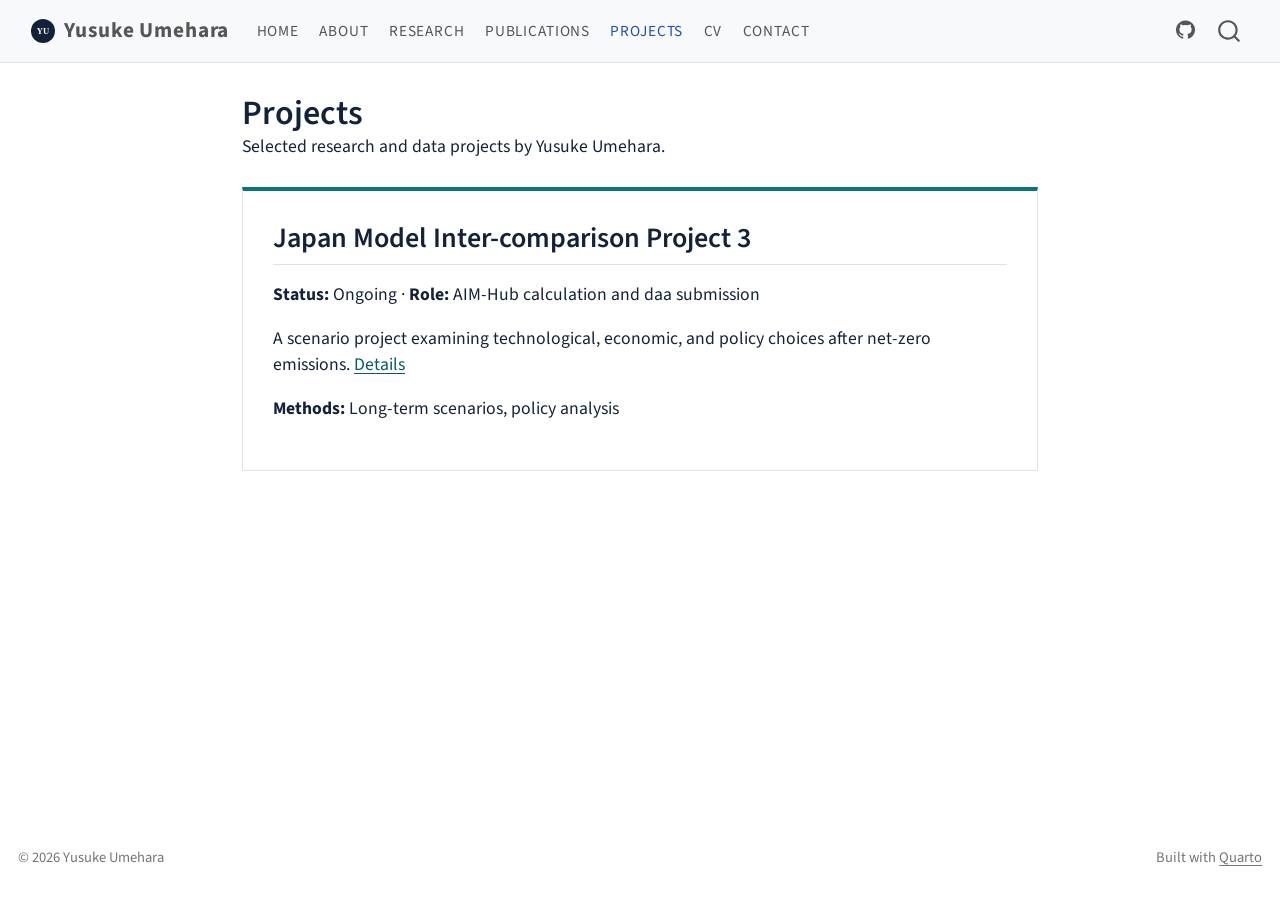
<file: docs/projects.html>
<!DOCTYPE html>
<html xmlns="http://www.w3.org/1999/xhtml" lang="en" xml:lang="en"><head>

<meta charset="utf-8">
<meta name="generator" content="quarto-1.10.18">

<meta name="viewport" content="width=device-width, initial-scale=1.0, user-scalable=yes">

<meta name="description" content="Selected research and data projects by Yusuke Umehara.">

<title>Projects – Yusuke Umehara</title>
<style>
/* Default styles provided by pandoc.
** See https://pandoc.org/MANUAL.html#variables-for-html for config info.
*/
span.smallcaps{font-variant: small-caps;}
div.columns{display: flex; gap: 1.5em;}
div.column{flex: auto;}
@media screen {
div.columns{gap: min(4vw, 1.5em);}
div.column{overflow-x: auto;}
}
div.hanging-indent{margin-left: 1.5em; text-indent: -1.5em;}
ul.task-list{list-style: none;}
ul.task-list li input[type="checkbox"] {
  width: 0.8em;
  margin: 0 0.8em 0.2em -1em; /* quarto-specific, see https://github.com/quarto-dev/quarto-cli/issues/4556 */ 
  vertical-align: middle;
}
</style>


<script src="site_libs/quarto-nav/quarto-nav.js"></script>
<script src="site_libs/quarto-nav/headroom.min.js"></script>
<script src="site_libs/clipboard/clipboard.min.js"></script>
<script src="site_libs/quarto-search/autocomplete.umd.js"></script>
<script src="site_libs/quarto-search/fuse.min.js"></script>
<script src="site_libs/quarto-search/quarto-search.js"></script>
<meta name="quarto:offset" content="./">
<link href="./assets/favicon.svg" rel="icon" type="image/svg+xml">
<script src="site_libs/quarto-html/quarto.js" type="module"></script>
<script src="site_libs/quarto-html/tabsets/tabsets.js" type="module"></script>
<script src="site_libs/quarto-html/popper.min.js"></script>
<script src="site_libs/quarto-html/tippy.umd.min.js"></script>
<script src="site_libs/quarto-html/anchor.min.js"></script>
<link href="site_libs/quarto-html/tippy.css" rel="stylesheet">
<link href="site_libs/quarto-html/quarto-syntax-highlighting-64a204ab8560d761af7679ceaba22944.css" rel="stylesheet" id="quarto-text-highlighting-styles">
<script src="site_libs/bootstrap/bootstrap.min.js"></script>
<link href="site_libs/bootstrap/bootstrap-icons.css" rel="stylesheet">
<link href="site_libs/bootstrap/bootstrap-ea1971949f186b5d7ecce1fd3cf000e4.min.css" rel="stylesheet" append-hash="true" id="quarto-bootstrap" data-mode="light">
<script id="quarto-search-options" type="application/json">{
  "location": "navbar",
  "copy-button": false,
  "collapse-after": 3,
  "panel-placement": "end",
  "type": "overlay",
  "limit": 50,
  "keyboard-shortcut": [
    "f",
    "/",
    "s"
  ],
  "show-item-context": false,
  "language": {
    "search-no-results-text": "No results",
    "search-matching-documents-text": "matching documents",
    "search-copy-link-title": "Copy link to search",
    "search-hide-matches-text": "Hide additional matches",
    "search-more-match-text": "more match in this document",
    "search-more-matches-text": "more matches in this document",
    "search-clear-button-title": "Clear",
    "search-text-placeholder": "",
    "search-detached-cancel-button-title": "Cancel",
    "search-submit-button-title": "Submit",
    "search-label": "Search"
  }
}</script>
<style>html{ scroll-behavior: smooth; }</style>


<link rel="stylesheet" href="styles.css">
</head>

<body class="nav-fixed fullcontent quarto-light">

<div id="quarto-search-results"></div>
  <header id="quarto-header" class="headroom fixed-top">
    <nav class="navbar navbar-expand-lg " data-bs-theme="dark">
      <div class="navbar-container container-fluid">
      <div class="navbar-brand-container mx-auto">
    <a href="./index.html" class="navbar-brand navbar-brand-logo">
    <img src="./assets/monogram.svg" alt="" class="navbar-logo light-content">
    <img src="./assets/monogram.svg" alt="" class="navbar-logo dark-content">
    </a>
    <a class="navbar-brand" href="./index.html">
    <span class="navbar-title">Yusuke Umehara</span>
    </a>
  </div>
            <div id="quarto-search" class="" title="Search"></div>
          <button class="navbar-toggler" type="button" data-bs-toggle="collapse" data-bs-target="#navbarCollapse" aria-controls="navbarCollapse" role="menu" aria-expanded="false" aria-label="Toggle navigation" onclick="if (window.quartoToggleHeadroom) { window.quartoToggleHeadroom(); }">
  <span class="navbar-toggler-icon"></span>
</button>
          <div class="collapse navbar-collapse" id="navbarCollapse">
            <ul class="navbar-nav navbar-nav-scroll me-auto">
  <li class="nav-item">
    <a class="nav-link" href="./index.html"> 
<span class="menu-text">Home</span></a>
  </li>  
  <li class="nav-item">
    <a class="nav-link" href="./about.html"> 
<span class="menu-text">About</span></a>
  </li>  
  <li class="nav-item">
    <a class="nav-link" href="./research.html"> 
<span class="menu-text">Research</span></a>
  </li>  
  <li class="nav-item">
    <a class="nav-link" href="./publications.html"> 
<span class="menu-text">Publications</span></a>
  </li>  
  <li class="nav-item">
    <a class="nav-link active" href="./projects.html" aria-current="page"> 
<span class="menu-text">Projects</span></a>
  </li>  
  <li class="nav-item">
    <a class="nav-link" href="./cv.html"> 
<span class="menu-text">CV</span></a>
  </li>  
  <li class="nav-item">
    <a class="nav-link" href="./contact.html"> 
<span class="menu-text">Contact</span></a>
  </li>  
</ul>
            <ul class="navbar-nav navbar-nav-scroll ms-auto">
  <li class="nav-item compact">
    <a class="nav-link" href="https://github.com/umeharayusuke"> <i class="bi bi-github" role="img" aria-label="GitHub">
</i> 
<span class="menu-text"></span></a>
  </li>  
</ul>
          </div> <!-- /navcollapse -->
            <div class="quarto-navbar-tools">
</div>
      </div> <!-- /container-fluid -->
    </nav>
</header>
<!-- content -->
<div id="quarto-content" class="quarto-container page-columns page-rows-contents page-layout-article page-navbar">
<!-- sidebar -->
<!-- margin-sidebar -->
    
<!-- main -->
<main class="content" id="quarto-document-content">

<header id="title-block-header" class="quarto-title-block default">
<div class="quarto-title">
<h1 class="title">Projects</h1>
</div>

<div>
  <div class="description">
    Selected research and data projects by Yusuke Umehara.
  </div>
</div>


<div class="quarto-title-meta">

    
  
    
  </div>
  


</header>


<section id="japan-model-inter-comparison-project-3" class="level2 project-card">
<h2 class="anchored" data-anchor-id="japan-model-inter-comparison-project-3">Japan Model Inter-comparison Project 3</h2>
<p><strong>Status:</strong> Ongoing · <strong>Role:</strong> AIM-Hub calculation and daa submission</p>
<p>A scenario project examining technological, economic, and policy choices after net-zero emissions. <a href="https://ifi.u-tokyo.ac.jp/units/jmip/">Details</a></p>
<p><strong>Methods:</strong> Long-term scenarios, policy analysis</p>
</section>



<a onclick="window.scrollTo(0, 0); return false;" role="button" id="quarto-back-to-top"><i class="bi bi-arrow-up"></i> Back to top</a></main> <!-- /main -->
<script id="quarto-html-after-body" type="application/javascript">
  window.document.addEventListener("DOMContentLoaded", function (event) {
    const icon = "";
    const anchorJS = new window.AnchorJS();
    anchorJS.options = {
      placement: 'right',
      icon: icon
    };
    anchorJS.add('.anchored');
    const isCodeAnnotation = (el) => {
      for (const clz of el.classList) {
        if (clz.startsWith('code-annotation-')) {                     
          return true;
        }
      }
      return false;
    }
    const onCopySuccess = function(e) {
      // button target
      const button = e.trigger;
      // don't keep focus
      button.blur();
      // flash "checked"
      button.classList.add('code-copy-button-checked');
      var currentTitle = button.getAttribute("title");
      button.setAttribute("title", "Copied!");
      let tooltip;
      if (window.bootstrap) {
        button.setAttribute("data-bs-toggle", "tooltip");
        button.setAttribute("data-bs-placement", "left");
        button.setAttribute("data-bs-title", "Copied!");
        tooltip = new bootstrap.Tooltip(button, 
          { trigger: "manual", 
            customClass: "code-copy-button-tooltip",
            offset: [0, -8]});
        tooltip.show();    
      }
      setTimeout(function() {
        if (tooltip) {
          tooltip.hide();
          button.removeAttribute("data-bs-title");
          button.removeAttribute("data-bs-toggle");
          button.removeAttribute("data-bs-placement");
        }
        button.setAttribute("title", currentTitle);
        button.classList.remove('code-copy-button-checked');
      }, 1000);
      // clear code selection
      e.clearSelection();
    }
    const getTextToCopy = function(trigger) {
      const outerScaffold = trigger.parentElement.cloneNode(true);
      const codeEl = outerScaffold.querySelector('code');
      for (const childEl of codeEl.children) {
        if (isCodeAnnotation(childEl)) {
          childEl.remove();
        }
      }
      return codeEl.innerText;
    }
    const clipboard = new window.ClipboardJS('.code-copy-button:not([data-in-quarto-modal])', {
      text: getTextToCopy
    });
    clipboard.on('success', onCopySuccess);
    if (window.document.getElementById('quarto-embedded-source-code-modal')) {
      const clipboardModal = new window.ClipboardJS('.code-copy-button[data-in-quarto-modal]', {
        text: getTextToCopy,
        container: window.document.getElementById('quarto-embedded-source-code-modal')
      });
      clipboardModal.on('success', onCopySuccess);
    }
      var localhostRegex = new RegExp(/^(?:http|https):\/\/localhost\:?[0-9]*\//);
      var mailtoRegex = new RegExp(/^mailto:/);
        var filterRegex = new RegExp("https:\/\/umeharayusuke\.github\.io");
      var isInternal = (href) => {
          return filterRegex.test(href) || localhostRegex.test(href) || mailtoRegex.test(href);
      }
      // Inspect non-navigation links and adorn them if external
     var links = window.document.querySelectorAll('a[href]:not(.nav-link):not(.navbar-brand):not(.toc-action):not(.sidebar-link):not(.sidebar-item-toggle):not(.pagination-link):not(.no-external):not([aria-hidden]):not(.dropdown-item):not(.quarto-navigation-tool):not(.about-link)');
      for (var i=0; i<links.length; i++) {
        const link = links[i];
        if (!isInternal(link.href)) {
          // undo the damage that might have been done by quarto-nav.js in the case of
          // links that we want to consider external
          if (link.dataset.originalHref !== undefined) {
            link.href = link.dataset.originalHref;
          }
            // target, if specified
            link.setAttribute("target", "_blank");
            if (link.getAttribute("rel") === null) {
              link.setAttribute("rel", "noopener");
            }
        }
      }
    function tippyHover(el, contentFn, onTriggerFn, onUntriggerFn) {
      const config = {
        allowHTML: true,
        maxWidth: 500,
        delay: 100,
        arrow: false,
        appendTo: function(el) {
            return el.parentElement;
        },
        interactive: true,
        interactiveBorder: 10,
        theme: 'quarto',
        placement: 'bottom-start',
      };
      if (contentFn) {
        config.content = contentFn;
      }
      if (onTriggerFn) {
        config.onTrigger = onTriggerFn;
      }
      if (onUntriggerFn) {
        config.onUntrigger = onUntriggerFn;
      }
      window.tippy(el, config); 
    }
    const noterefs = window.document.querySelectorAll('a[role="doc-noteref"]');
    for (var i=0; i<noterefs.length; i++) {
      const ref = noterefs[i];
      tippyHover(ref, function() {
        // use id or data attribute instead here
        let href = ref.getAttribute('data-footnote-href') || ref.getAttribute('href');
        try { href = new URL(href).hash; } catch {}
        const id = href.replace(/^#\/?/, "");
        const note = window.document.getElementById(id);
        if (note) {
          return note.innerHTML;
        } else {
          return "";
        }
      });
    }
    const xrefs = window.document.querySelectorAll('a.quarto-xref');
    const processXRef = (id, note) => {
      // Strip column container classes
      const stripColumnClz = (el) => {
        el.classList.remove("page-full", "page-columns");
        if (el.children) {
          for (const child of el.children) {
            stripColumnClz(child);
          }
        }
      }
      stripColumnClz(note)
      if (id === null || id.startsWith('sec-')) {
        // Special case sections, only their first couple elements
        const container = document.createElement("div");
        if (note.children && note.children.length > 2) {
          container.appendChild(note.children[0].cloneNode(true));
          for (let i = 1; i < note.children.length; i++) {
            const child = note.children[i];
            if (child.tagName === "P" && child.innerText === "") {
              continue;
            } else {
              container.appendChild(child.cloneNode(true));
              break;
            }
          }
          if (window.Quarto?.typesetMath) {
            window.Quarto.typesetMath(container);
          }
          return container.innerHTML
        } else {
          if (window.Quarto?.typesetMath) {
            window.Quarto.typesetMath(note);
          }
          return note.innerHTML;
        }
      } else {
        // Remove any anchor links if they are present
        const anchorLink = note.querySelector('a.anchorjs-link');
        if (anchorLink) {
          anchorLink.remove();
        }
        if (window.Quarto?.typesetMath) {
          window.Quarto.typesetMath(note);
        }
        if (note.classList.contains("callout")) {
          return note.outerHTML;
        } else {
          return note.innerHTML;
        }
      }
    }
    for (var i=0; i<xrefs.length; i++) {
      const xref = xrefs[i];
      tippyHover(xref, undefined, function(instance) {
        instance.disable();
        let url = xref.getAttribute('href');
        let hash = undefined; 
        if (url.startsWith('#')) {
          hash = url;
        } else {
          try { hash = new URL(url).hash; } catch {}
        }
        if (hash) {
          const id = hash.replace(/^#\/?/, "");
          const note = window.document.getElementById(id);
          if (note !== null) {
            try {
              const html = processXRef(id, note.cloneNode(true));
              instance.setContent(html);
            } finally {
              instance.enable();
              instance.show();
            }
          } else {
            // See if we can fetch this
            fetch(url.split('#')[0])
            .then(res => res.text())
            .then(html => {
              const parser = new DOMParser();
              const htmlDoc = parser.parseFromString(html, "text/html");
              const note = htmlDoc.getElementById(id);
              if (note !== null) {
                const html = processXRef(id, note);
                instance.setContent(html);
              } 
            }).finally(() => {
              instance.enable();
              instance.show();
            });
          }
        } else {
          // See if we can fetch a full url (with no hash to target)
          // This is a special case and we should probably do some content thinning / targeting
          fetch(url)
          .then(res => res.text())
          .then(html => {
            const parser = new DOMParser();
            const htmlDoc = parser.parseFromString(html, "text/html");
            const note = htmlDoc.querySelector('main.content');
            if (note !== null) {
              // This should only happen for chapter cross references
              // (since there is no id in the URL)
              // remove the first header
              if (note.children.length > 0 && note.children[0].tagName === "HEADER") {
                note.children[0].remove();
              }
              const html = processXRef(null, note);
              instance.setContent(html);
            } 
          }).finally(() => {
            instance.enable();
            instance.show();
          });
        }
      }, function(instance) {
      });
    }
        let selectedAnnoteEl;
        const selectorForAnnotation = ( cell, annotation) => {
          let cellAttr = 'data-code-cell="' + cell + '"';
          let lineAttr = 'data-code-annotation="' +  annotation + '"';
          const selector = 'span[' + cellAttr + '][' + lineAttr + ']';
          return selector;
        }
        const selectCodeLines = (annoteEl) => {
          const doc = window.document;
          const targetCell = annoteEl.getAttribute("data-target-cell");
          const targetAnnotation = annoteEl.getAttribute("data-target-annotation");
          const annoteSpan = window.document.querySelector(selectorForAnnotation(targetCell, targetAnnotation));
          const lines = annoteSpan.getAttribute("data-code-lines").split(",");
          const lineIds = lines.map((line) => {
            return targetCell + "-" + line;
          })
          let top = null;
          let height = null;
          let parent = null;
          if (lineIds.length > 0) {
              //compute the position of the single el (top and bottom and make a div)
              const el = window.document.getElementById(lineIds[0]);
              top = el.offsetTop;
              height = el.offsetHeight;
              parent = el.parentElement.parentElement;
            if (lineIds.length > 1) {
              const lastEl = window.document.getElementById(lineIds[lineIds.length - 1]);
              const bottom = lastEl.offsetTop + lastEl.offsetHeight;
              height = bottom - top;
            }
            if (top !== null && height !== null && parent !== null) {
              // cook up a div (if necessary) and position it 
              let div = window.document.getElementById("code-annotation-line-highlight");
              if (div === null) {
                div = window.document.createElement("div");
                div.setAttribute("id", "code-annotation-line-highlight");
                div.style.position = 'absolute';
                parent.appendChild(div);
              }
              div.style.top = top - 2 + "px";
              div.style.height = height + 4 + "px";
              div.style.left = 0;
              let gutterDiv = window.document.getElementById("code-annotation-line-highlight-gutter");
              if (gutterDiv === null) {
                gutterDiv = window.document.createElement("div");
                gutterDiv.setAttribute("id", "code-annotation-line-highlight-gutter");
                gutterDiv.style.position = 'absolute';
                const codeCell = window.document.getElementById(targetCell);
                const gutter = codeCell.querySelector('.code-annotation-gutter');
                gutter.appendChild(gutterDiv);
              }
              gutterDiv.style.top = top - 2 + "px";
              gutterDiv.style.height = height + 4 + "px";
            }
            selectedAnnoteEl = annoteEl;
          }
        };
        const unselectCodeLines = () => {
          const elementsIds = ["code-annotation-line-highlight", "code-annotation-line-highlight-gutter"];
          elementsIds.forEach((elId) => {
            const div = window.document.getElementById(elId);
            if (div) {
              div.remove();
            }
          });
          selectedAnnoteEl = undefined;
        };
          // Handle positioning of the toggle
      window.addEventListener(
        "resize",
        throttle(() => {
          elRect = undefined;
          if (selectedAnnoteEl) {
            selectCodeLines(selectedAnnoteEl);
          }
        }, 10)
      );
      function throttle(fn, ms) {
      let throttle = false;
      let timer;
        return (...args) => {
          if(!throttle) { // first call gets through
              fn.apply(this, args);
              throttle = true;
          } else { // all the others get throttled
              if(timer) clearTimeout(timer); // cancel #2
              timer = setTimeout(() => {
                fn.apply(this, args);
                timer = throttle = false;
              }, ms);
          }
        };
      }
        // Attach click handler to the DT
        const annoteDls = window.document.querySelectorAll('dt[data-target-cell]');
        for (const annoteDlNode of annoteDls) {
          annoteDlNode.addEventListener('click', (event) => {
            const clickedEl = event.target;
            if (clickedEl !== selectedAnnoteEl) {
              unselectCodeLines();
              const activeEl = window.document.querySelector('dt[data-target-cell].code-annotation-active');
              if (activeEl) {
                activeEl.classList.remove('code-annotation-active');
              }
              selectCodeLines(clickedEl);
              clickedEl.classList.add('code-annotation-active');
            } else {
              // Unselect the line
              unselectCodeLines();
              clickedEl.classList.remove('code-annotation-active');
            }
          });
        }
    const findCites = (el) => {
      const parentEl = el.parentElement;
      if (parentEl) {
        const cites = parentEl.dataset.cites;
        if (cites) {
          return {
            el,
            cites: cites.split(' ')
          };
        } else {
          return findCites(el.parentElement)
        }
      } else {
        return undefined;
      }
    };
    var bibliorefs = window.document.querySelectorAll('a[role="doc-biblioref"]');
    for (var i=0; i<bibliorefs.length; i++) {
      const ref = bibliorefs[i];
      const citeInfo = findCites(ref);
      if (citeInfo) {
        tippyHover(citeInfo.el, function() {
          var popup = window.document.createElement('div');
          citeInfo.cites.forEach(function(cite) {
            var citeDiv = window.document.createElement('div');
            citeDiv.classList.add('hanging-indent');
            citeDiv.classList.add('csl-entry');
            var biblioDiv = window.document.getElementById('ref-' + cite);
            if (biblioDiv) {
              citeDiv.innerHTML = biblioDiv.innerHTML;
            }
            popup.appendChild(citeDiv);
          });
          return popup.innerHTML;
        });
      }
    }
  });
  </script>
</div> <!-- /content -->
<footer class="footer">
  <div class="nav-footer">
    <div class="nav-footer-left">
<p>© 2026 Yusuke Umehara</p>
</div>   
    <div class="nav-footer-center">
      &nbsp;
    </div>
    <div class="nav-footer-right">
<p>Built with <a href="https://quarto.org/">Quarto</a></p>
</div>
  </div>
</footer>




<script src="site_libs/quarto-html/zenscroll-min.js"></script>
</body></html>
</file>
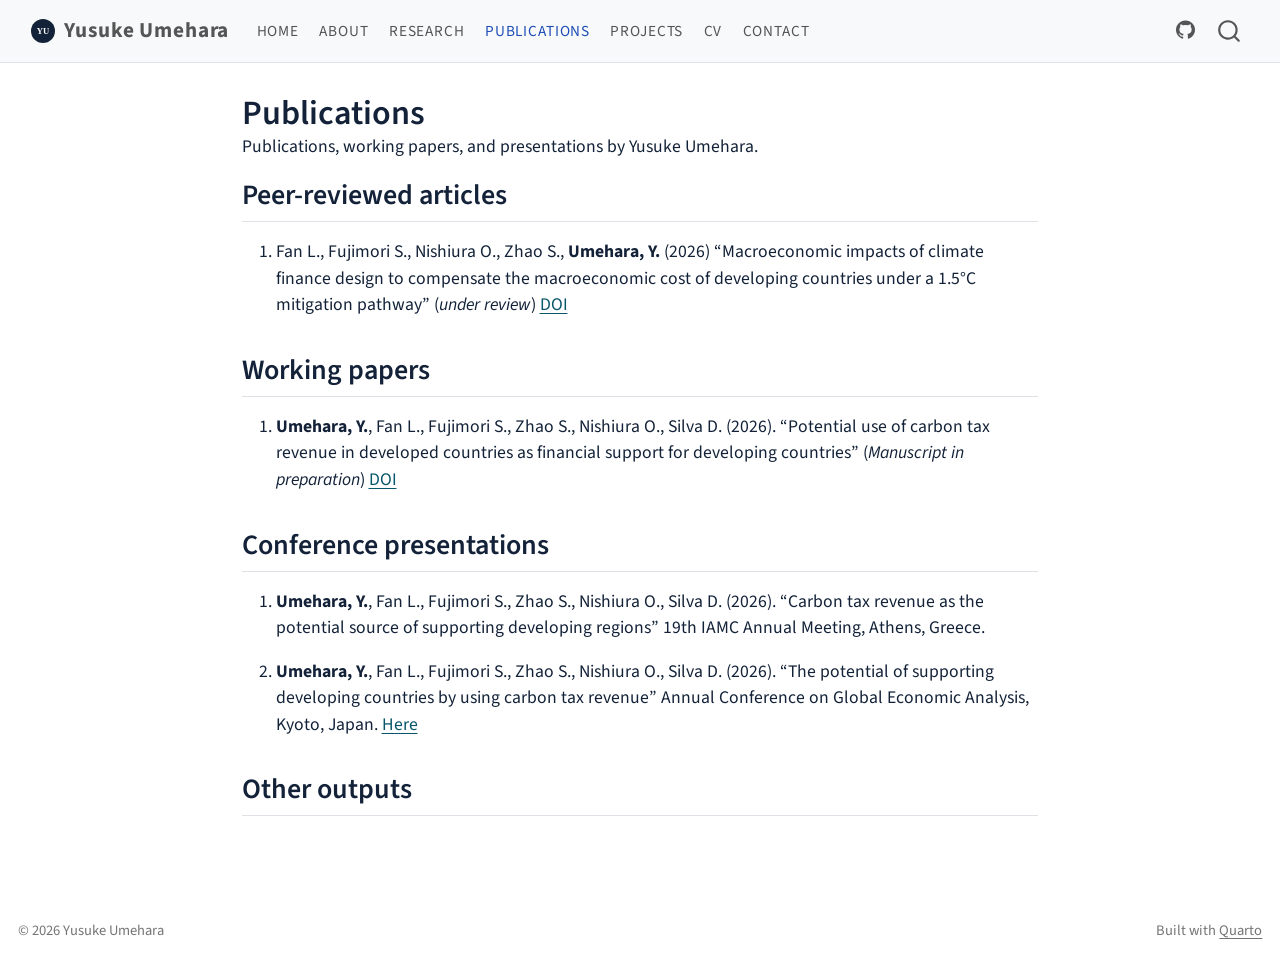
<file: docs/publications.html>
<!DOCTYPE html>
<html xmlns="http://www.w3.org/1999/xhtml" lang="en" xml:lang="en"><head>

<meta charset="utf-8">
<meta name="generator" content="quarto-1.10.18">

<meta name="viewport" content="width=device-width, initial-scale=1.0, user-scalable=yes">

<meta name="description" content="Publications, working papers, and presentations by Yusuke Umehara.">

<title>Publications – Yusuke Umehara</title>
<style>
/* Default styles provided by pandoc.
** See https://pandoc.org/MANUAL.html#variables-for-html for config info.
*/
span.smallcaps{font-variant: small-caps;}
div.columns{display: flex; gap: 1.5em;}
div.column{flex: auto;}
@media screen {
div.columns{gap: min(4vw, 1.5em);}
div.column{overflow-x: auto;}
}
div.hanging-indent{margin-left: 1.5em; text-indent: -1.5em;}
ul.task-list{list-style: none;}
ul.task-list li input[type="checkbox"] {
  width: 0.8em;
  margin: 0 0.8em 0.2em -1em; /* quarto-specific, see https://github.com/quarto-dev/quarto-cli/issues/4556 */ 
  vertical-align: middle;
}
</style>


<script src="site_libs/quarto-nav/quarto-nav.js"></script>
<script src="site_libs/quarto-nav/headroom.min.js"></script>
<script src="site_libs/clipboard/clipboard.min.js"></script>
<script src="site_libs/quarto-search/autocomplete.umd.js"></script>
<script src="site_libs/quarto-search/fuse.min.js"></script>
<script src="site_libs/quarto-search/quarto-search.js"></script>
<meta name="quarto:offset" content="./">
<link href="./assets/favicon.svg" rel="icon" type="image/svg+xml">
<script src="site_libs/quarto-html/quarto.js" type="module"></script>
<script src="site_libs/quarto-html/tabsets/tabsets.js" type="module"></script>
<script src="site_libs/quarto-html/popper.min.js"></script>
<script src="site_libs/quarto-html/tippy.umd.min.js"></script>
<script src="site_libs/quarto-html/anchor.min.js"></script>
<link href="site_libs/quarto-html/tippy.css" rel="stylesheet">
<link href="site_libs/quarto-html/quarto-syntax-highlighting-64a204ab8560d761af7679ceaba22944.css" rel="stylesheet" id="quarto-text-highlighting-styles">
<script src="site_libs/bootstrap/bootstrap.min.js"></script>
<link href="site_libs/bootstrap/bootstrap-icons.css" rel="stylesheet">
<link href="site_libs/bootstrap/bootstrap-ea1971949f186b5d7ecce1fd3cf000e4.min.css" rel="stylesheet" append-hash="true" id="quarto-bootstrap" data-mode="light">
<script id="quarto-search-options" type="application/json">{
  "location": "navbar",
  "copy-button": false,
  "collapse-after": 3,
  "panel-placement": "end",
  "type": "overlay",
  "limit": 50,
  "keyboard-shortcut": [
    "f",
    "/",
    "s"
  ],
  "show-item-context": false,
  "language": {
    "search-no-results-text": "No results",
    "search-matching-documents-text": "matching documents",
    "search-copy-link-title": "Copy link to search",
    "search-hide-matches-text": "Hide additional matches",
    "search-more-match-text": "more match in this document",
    "search-more-matches-text": "more matches in this document",
    "search-clear-button-title": "Clear",
    "search-text-placeholder": "",
    "search-detached-cancel-button-title": "Cancel",
    "search-submit-button-title": "Submit",
    "search-label": "Search"
  }
}</script>
<style>html{ scroll-behavior: smooth; }</style>


<link rel="stylesheet" href="styles.css">
</head>

<body class="nav-fixed fullcontent quarto-light">

<div id="quarto-search-results"></div>
  <header id="quarto-header" class="headroom fixed-top">
    <nav class="navbar navbar-expand-lg " data-bs-theme="dark">
      <div class="navbar-container container-fluid">
      <div class="navbar-brand-container mx-auto">
    <a href="./index.html" class="navbar-brand navbar-brand-logo">
    <img src="./assets/monogram.svg" alt="" class="navbar-logo light-content">
    <img src="./assets/monogram.svg" alt="" class="navbar-logo dark-content">
    </a>
    <a class="navbar-brand" href="./index.html">
    <span class="navbar-title">Yusuke Umehara</span>
    </a>
  </div>
            <div id="quarto-search" class="" title="Search"></div>
          <button class="navbar-toggler" type="button" data-bs-toggle="collapse" data-bs-target="#navbarCollapse" aria-controls="navbarCollapse" role="menu" aria-expanded="false" aria-label="Toggle navigation" onclick="if (window.quartoToggleHeadroom) { window.quartoToggleHeadroom(); }">
  <span class="navbar-toggler-icon"></span>
</button>
          <div class="collapse navbar-collapse" id="navbarCollapse">
            <ul class="navbar-nav navbar-nav-scroll me-auto">
  <li class="nav-item">
    <a class="nav-link" href="./index.html"> 
<span class="menu-text">Home</span></a>
  </li>  
  <li class="nav-item">
    <a class="nav-link" href="./about.html"> 
<span class="menu-text">About</span></a>
  </li>  
  <li class="nav-item">
    <a class="nav-link" href="./research.html"> 
<span class="menu-text">Research</span></a>
  </li>  
  <li class="nav-item">
    <a class="nav-link active" href="./publications.html" aria-current="page"> 
<span class="menu-text">Publications</span></a>
  </li>  
  <li class="nav-item">
    <a class="nav-link" href="./projects.html"> 
<span class="menu-text">Projects</span></a>
  </li>  
  <li class="nav-item">
    <a class="nav-link" href="./cv.html"> 
<span class="menu-text">CV</span></a>
  </li>  
  <li class="nav-item">
    <a class="nav-link" href="./contact.html"> 
<span class="menu-text">Contact</span></a>
  </li>  
</ul>
            <ul class="navbar-nav navbar-nav-scroll ms-auto">
  <li class="nav-item compact">
    <a class="nav-link" href="https://github.com/umeharayusuke"> <i class="bi bi-github" role="img" aria-label="GitHub">
</i> 
<span class="menu-text"></span></a>
  </li>  
</ul>
          </div> <!-- /navcollapse -->
            <div class="quarto-navbar-tools">
</div>
      </div> <!-- /container-fluid -->
    </nav>
</header>
<!-- content -->
<div id="quarto-content" class="quarto-container page-columns page-rows-contents page-layout-article page-navbar">
<!-- sidebar -->
<!-- margin-sidebar -->
    
<!-- main -->
<main class="content" id="quarto-document-content">

<header id="title-block-header" class="quarto-title-block default">
<div class="quarto-title">
<h1 class="title">Publications</h1>
</div>

<div>
  <div class="description">
    Publications, working papers, and presentations by Yusuke Umehara.
  </div>
</div>


<div class="quarto-title-meta">

    
  
    
  </div>
  


</header>


<section id="peer-reviewed-articles" class="level2">
<h2 class="anchored" data-anchor-id="peer-reviewed-articles">Peer-reviewed articles</h2>
<ol type="1">
<li>Fan L., Fujimori S., Nishiura O., Zhao S., <strong>Umehara, Y.</strong> (2026) “Macroeconomic impacts of climate finance design to compensate the macroeconomic cost of developing countries under a 1.5°C mitigation pathway” (<em>under review</em>) <a href="https://doi.org/10.0000/example">DOI</a></li>
</ol>
</section>
<section id="working-papers" class="level2">
<h2 class="anchored" data-anchor-id="working-papers">Working papers</h2>
<ol type="1">
<li><strong>Umehara, Y.</strong>, Fan L., Fujimori S., Zhao S., Nishiura O., Silva D. (2026). “Potential use of carbon tax revenue in developed countries as financial support for developing countries” (<em>Manuscript in preparation</em>) <a href="https://doi.org/10.0000/example">DOI</a></li>
</ol>
</section>
<section id="conference-presentations" class="level2">
<h2 class="anchored" data-anchor-id="conference-presentations">Conference presentations</h2>
<ol type="1">
<li><p><strong>Umehara, Y.</strong>, Fan L., Fujimori S., Zhao S., Nishiura O., Silva D. (2026). “Carbon tax revenue as the potential source of supporting developing regions” 19th IAMC Annual Meeting, Athens, Greece.</p></li>
<li><p><strong>Umehara, Y.</strong>, Fan L., Fujimori S., Zhao S., Nishiura O., Silva D. (2026). “The potential of supporting developing countries by using carbon tax revenue” Annual Conference on Global Economic Analysis, Kyoto, Japan. <a href="https://www.gtap.agecon.purdue.edu/resources/res_display.asp?RecordID=7741">Here</a></p></li>
</ol>
</section>
<section id="other-outputs" class="level2">
<h2 class="anchored" data-anchor-id="other-outputs">Other outputs</h2>


</section>

<a onclick="window.scrollTo(0, 0); return false;" role="button" id="quarto-back-to-top"><i class="bi bi-arrow-up"></i> Back to top</a></main> <!-- /main -->
<script id="quarto-html-after-body" type="application/javascript">
  window.document.addEventListener("DOMContentLoaded", function (event) {
    const icon = "";
    const anchorJS = new window.AnchorJS();
    anchorJS.options = {
      placement: 'right',
      icon: icon
    };
    anchorJS.add('.anchored');
    const isCodeAnnotation = (el) => {
      for (const clz of el.classList) {
        if (clz.startsWith('code-annotation-')) {                     
          return true;
        }
      }
      return false;
    }
    const onCopySuccess = function(e) {
      // button target
      const button = e.trigger;
      // don't keep focus
      button.blur();
      // flash "checked"
      button.classList.add('code-copy-button-checked');
      var currentTitle = button.getAttribute("title");
      button.setAttribute("title", "Copied!");
      let tooltip;
      if (window.bootstrap) {
        button.setAttribute("data-bs-toggle", "tooltip");
        button.setAttribute("data-bs-placement", "left");
        button.setAttribute("data-bs-title", "Copied!");
        tooltip = new bootstrap.Tooltip(button, 
          { trigger: "manual", 
            customClass: "code-copy-button-tooltip",
            offset: [0, -8]});
        tooltip.show();    
      }
      setTimeout(function() {
        if (tooltip) {
          tooltip.hide();
          button.removeAttribute("data-bs-title");
          button.removeAttribute("data-bs-toggle");
          button.removeAttribute("data-bs-placement");
        }
        button.setAttribute("title", currentTitle);
        button.classList.remove('code-copy-button-checked');
      }, 1000);
      // clear code selection
      e.clearSelection();
    }
    const getTextToCopy = function(trigger) {
      const outerScaffold = trigger.parentElement.cloneNode(true);
      const codeEl = outerScaffold.querySelector('code');
      for (const childEl of codeEl.children) {
        if (isCodeAnnotation(childEl)) {
          childEl.remove();
        }
      }
      return codeEl.innerText;
    }
    const clipboard = new window.ClipboardJS('.code-copy-button:not([data-in-quarto-modal])', {
      text: getTextToCopy
    });
    clipboard.on('success', onCopySuccess);
    if (window.document.getElementById('quarto-embedded-source-code-modal')) {
      const clipboardModal = new window.ClipboardJS('.code-copy-button[data-in-quarto-modal]', {
        text: getTextToCopy,
        container: window.document.getElementById('quarto-embedded-source-code-modal')
      });
      clipboardModal.on('success', onCopySuccess);
    }
      var localhostRegex = new RegExp(/^(?:http|https):\/\/localhost\:?[0-9]*\//);
      var mailtoRegex = new RegExp(/^mailto:/);
        var filterRegex = new RegExp("https:\/\/umeharayusuke\.github\.io");
      var isInternal = (href) => {
          return filterRegex.test(href) || localhostRegex.test(href) || mailtoRegex.test(href);
      }
      // Inspect non-navigation links and adorn them if external
     var links = window.document.querySelectorAll('a[href]:not(.nav-link):not(.navbar-brand):not(.toc-action):not(.sidebar-link):not(.sidebar-item-toggle):not(.pagination-link):not(.no-external):not([aria-hidden]):not(.dropdown-item):not(.quarto-navigation-tool):not(.about-link)');
      for (var i=0; i<links.length; i++) {
        const link = links[i];
        if (!isInternal(link.href)) {
          // undo the damage that might have been done by quarto-nav.js in the case of
          // links that we want to consider external
          if (link.dataset.originalHref !== undefined) {
            link.href = link.dataset.originalHref;
          }
            // target, if specified
            link.setAttribute("target", "_blank");
            if (link.getAttribute("rel") === null) {
              link.setAttribute("rel", "noopener");
            }
        }
      }
    function tippyHover(el, contentFn, onTriggerFn, onUntriggerFn) {
      const config = {
        allowHTML: true,
        maxWidth: 500,
        delay: 100,
        arrow: false,
        appendTo: function(el) {
            return el.parentElement;
        },
        interactive: true,
        interactiveBorder: 10,
        theme: 'quarto',
        placement: 'bottom-start',
      };
      if (contentFn) {
        config.content = contentFn;
      }
      if (onTriggerFn) {
        config.onTrigger = onTriggerFn;
      }
      if (onUntriggerFn) {
        config.onUntrigger = onUntriggerFn;
      }
      window.tippy(el, config); 
    }
    const noterefs = window.document.querySelectorAll('a[role="doc-noteref"]');
    for (var i=0; i<noterefs.length; i++) {
      const ref = noterefs[i];
      tippyHover(ref, function() {
        // use id or data attribute instead here
        let href = ref.getAttribute('data-footnote-href') || ref.getAttribute('href');
        try { href = new URL(href).hash; } catch {}
        const id = href.replace(/^#\/?/, "");
        const note = window.document.getElementById(id);
        if (note) {
          return note.innerHTML;
        } else {
          return "";
        }
      });
    }
    const xrefs = window.document.querySelectorAll('a.quarto-xref');
    const processXRef = (id, note) => {
      // Strip column container classes
      const stripColumnClz = (el) => {
        el.classList.remove("page-full", "page-columns");
        if (el.children) {
          for (const child of el.children) {
            stripColumnClz(child);
          }
        }
      }
      stripColumnClz(note)
      if (id === null || id.startsWith('sec-')) {
        // Special case sections, only their first couple elements
        const container = document.createElement("div");
        if (note.children && note.children.length > 2) {
          container.appendChild(note.children[0].cloneNode(true));
          for (let i = 1; i < note.children.length; i++) {
            const child = note.children[i];
            if (child.tagName === "P" && child.innerText === "") {
              continue;
            } else {
              container.appendChild(child.cloneNode(true));
              break;
            }
          }
          if (window.Quarto?.typesetMath) {
            window.Quarto.typesetMath(container);
          }
          return container.innerHTML
        } else {
          if (window.Quarto?.typesetMath) {
            window.Quarto.typesetMath(note);
          }
          return note.innerHTML;
        }
      } else {
        // Remove any anchor links if they are present
        const anchorLink = note.querySelector('a.anchorjs-link');
        if (anchorLink) {
          anchorLink.remove();
        }
        if (window.Quarto?.typesetMath) {
          window.Quarto.typesetMath(note);
        }
        if (note.classList.contains("callout")) {
          return note.outerHTML;
        } else {
          return note.innerHTML;
        }
      }
    }
    for (var i=0; i<xrefs.length; i++) {
      const xref = xrefs[i];
      tippyHover(xref, undefined, function(instance) {
        instance.disable();
        let url = xref.getAttribute('href');
        let hash = undefined; 
        if (url.startsWith('#')) {
          hash = url;
        } else {
          try { hash = new URL(url).hash; } catch {}
        }
        if (hash) {
          const id = hash.replace(/^#\/?/, "");
          const note = window.document.getElementById(id);
          if (note !== null) {
            try {
              const html = processXRef(id, note.cloneNode(true));
              instance.setContent(html);
            } finally {
              instance.enable();
              instance.show();
            }
          } else {
            // See if we can fetch this
            fetch(url.split('#')[0])
            .then(res => res.text())
            .then(html => {
              const parser = new DOMParser();
              const htmlDoc = parser.parseFromString(html, "text/html");
              const note = htmlDoc.getElementById(id);
              if (note !== null) {
                const html = processXRef(id, note);
                instance.setContent(html);
              } 
            }).finally(() => {
              instance.enable();
              instance.show();
            });
          }
        } else {
          // See if we can fetch a full url (with no hash to target)
          // This is a special case and we should probably do some content thinning / targeting
          fetch(url)
          .then(res => res.text())
          .then(html => {
            const parser = new DOMParser();
            const htmlDoc = parser.parseFromString(html, "text/html");
            const note = htmlDoc.querySelector('main.content');
            if (note !== null) {
              // This should only happen for chapter cross references
              // (since there is no id in the URL)
              // remove the first header
              if (note.children.length > 0 && note.children[0].tagName === "HEADER") {
                note.children[0].remove();
              }
              const html = processXRef(null, note);
              instance.setContent(html);
            } 
          }).finally(() => {
            instance.enable();
            instance.show();
          });
        }
      }, function(instance) {
      });
    }
        let selectedAnnoteEl;
        const selectorForAnnotation = ( cell, annotation) => {
          let cellAttr = 'data-code-cell="' + cell + '"';
          let lineAttr = 'data-code-annotation="' +  annotation + '"';
          const selector = 'span[' + cellAttr + '][' + lineAttr + ']';
          return selector;
        }
        const selectCodeLines = (annoteEl) => {
          const doc = window.document;
          const targetCell = annoteEl.getAttribute("data-target-cell");
          const targetAnnotation = annoteEl.getAttribute("data-target-annotation");
          const annoteSpan = window.document.querySelector(selectorForAnnotation(targetCell, targetAnnotation));
          const lines = annoteSpan.getAttribute("data-code-lines").split(",");
          const lineIds = lines.map((line) => {
            return targetCell + "-" + line;
          })
          let top = null;
          let height = null;
          let parent = null;
          if (lineIds.length > 0) {
              //compute the position of the single el (top and bottom and make a div)
              const el = window.document.getElementById(lineIds[0]);
              top = el.offsetTop;
              height = el.offsetHeight;
              parent = el.parentElement.parentElement;
            if (lineIds.length > 1) {
              const lastEl = window.document.getElementById(lineIds[lineIds.length - 1]);
              const bottom = lastEl.offsetTop + lastEl.offsetHeight;
              height = bottom - top;
            }
            if (top !== null && height !== null && parent !== null) {
              // cook up a div (if necessary) and position it 
              let div = window.document.getElementById("code-annotation-line-highlight");
              if (div === null) {
                div = window.document.createElement("div");
                div.setAttribute("id", "code-annotation-line-highlight");
                div.style.position = 'absolute';
                parent.appendChild(div);
              }
              div.style.top = top - 2 + "px";
              div.style.height = height + 4 + "px";
              div.style.left = 0;
              let gutterDiv = window.document.getElementById("code-annotation-line-highlight-gutter");
              if (gutterDiv === null) {
                gutterDiv = window.document.createElement("div");
                gutterDiv.setAttribute("id", "code-annotation-line-highlight-gutter");
                gutterDiv.style.position = 'absolute';
                const codeCell = window.document.getElementById(targetCell);
                const gutter = codeCell.querySelector('.code-annotation-gutter');
                gutter.appendChild(gutterDiv);
              }
              gutterDiv.style.top = top - 2 + "px";
              gutterDiv.style.height = height + 4 + "px";
            }
            selectedAnnoteEl = annoteEl;
          }
        };
        const unselectCodeLines = () => {
          const elementsIds = ["code-annotation-line-highlight", "code-annotation-line-highlight-gutter"];
          elementsIds.forEach((elId) => {
            const div = window.document.getElementById(elId);
            if (div) {
              div.remove();
            }
          });
          selectedAnnoteEl = undefined;
        };
          // Handle positioning of the toggle
      window.addEventListener(
        "resize",
        throttle(() => {
          elRect = undefined;
          if (selectedAnnoteEl) {
            selectCodeLines(selectedAnnoteEl);
          }
        }, 10)
      );
      function throttle(fn, ms) {
      let throttle = false;
      let timer;
        return (...args) => {
          if(!throttle) { // first call gets through
              fn.apply(this, args);
              throttle = true;
          } else { // all the others get throttled
              if(timer) clearTimeout(timer); // cancel #2
              timer = setTimeout(() => {
                fn.apply(this, args);
                timer = throttle = false;
              }, ms);
          }
        };
      }
        // Attach click handler to the DT
        const annoteDls = window.document.querySelectorAll('dt[data-target-cell]');
        for (const annoteDlNode of annoteDls) {
          annoteDlNode.addEventListener('click', (event) => {
            const clickedEl = event.target;
            if (clickedEl !== selectedAnnoteEl) {
              unselectCodeLines();
              const activeEl = window.document.querySelector('dt[data-target-cell].code-annotation-active');
              if (activeEl) {
                activeEl.classList.remove('code-annotation-active');
              }
              selectCodeLines(clickedEl);
              clickedEl.classList.add('code-annotation-active');
            } else {
              // Unselect the line
              unselectCodeLines();
              clickedEl.classList.remove('code-annotation-active');
            }
          });
        }
    const findCites = (el) => {
      const parentEl = el.parentElement;
      if (parentEl) {
        const cites = parentEl.dataset.cites;
        if (cites) {
          return {
            el,
            cites: cites.split(' ')
          };
        } else {
          return findCites(el.parentElement)
        }
      } else {
        return undefined;
      }
    };
    var bibliorefs = window.document.querySelectorAll('a[role="doc-biblioref"]');
    for (var i=0; i<bibliorefs.length; i++) {
      const ref = bibliorefs[i];
      const citeInfo = findCites(ref);
      if (citeInfo) {
        tippyHover(citeInfo.el, function() {
          var popup = window.document.createElement('div');
          citeInfo.cites.forEach(function(cite) {
            var citeDiv = window.document.createElement('div');
            citeDiv.classList.add('hanging-indent');
            citeDiv.classList.add('csl-entry');
            var biblioDiv = window.document.getElementById('ref-' + cite);
            if (biblioDiv) {
              citeDiv.innerHTML = biblioDiv.innerHTML;
            }
            popup.appendChild(citeDiv);
          });
          return popup.innerHTML;
        });
      }
    }
  });
  </script>
</div> <!-- /content -->
<footer class="footer">
  <div class="nav-footer">
    <div class="nav-footer-left">
<p>© 2026 Yusuke Umehara</p>
</div>   
    <div class="nav-footer-center">
      &nbsp;
    </div>
    <div class="nav-footer-right">
<p>Built with <a href="https://quarto.org/">Quarto</a></p>
</div>
  </div>
</footer>




<script src="site_libs/quarto-html/zenscroll-min.js"></script>
</body></html>
</file>
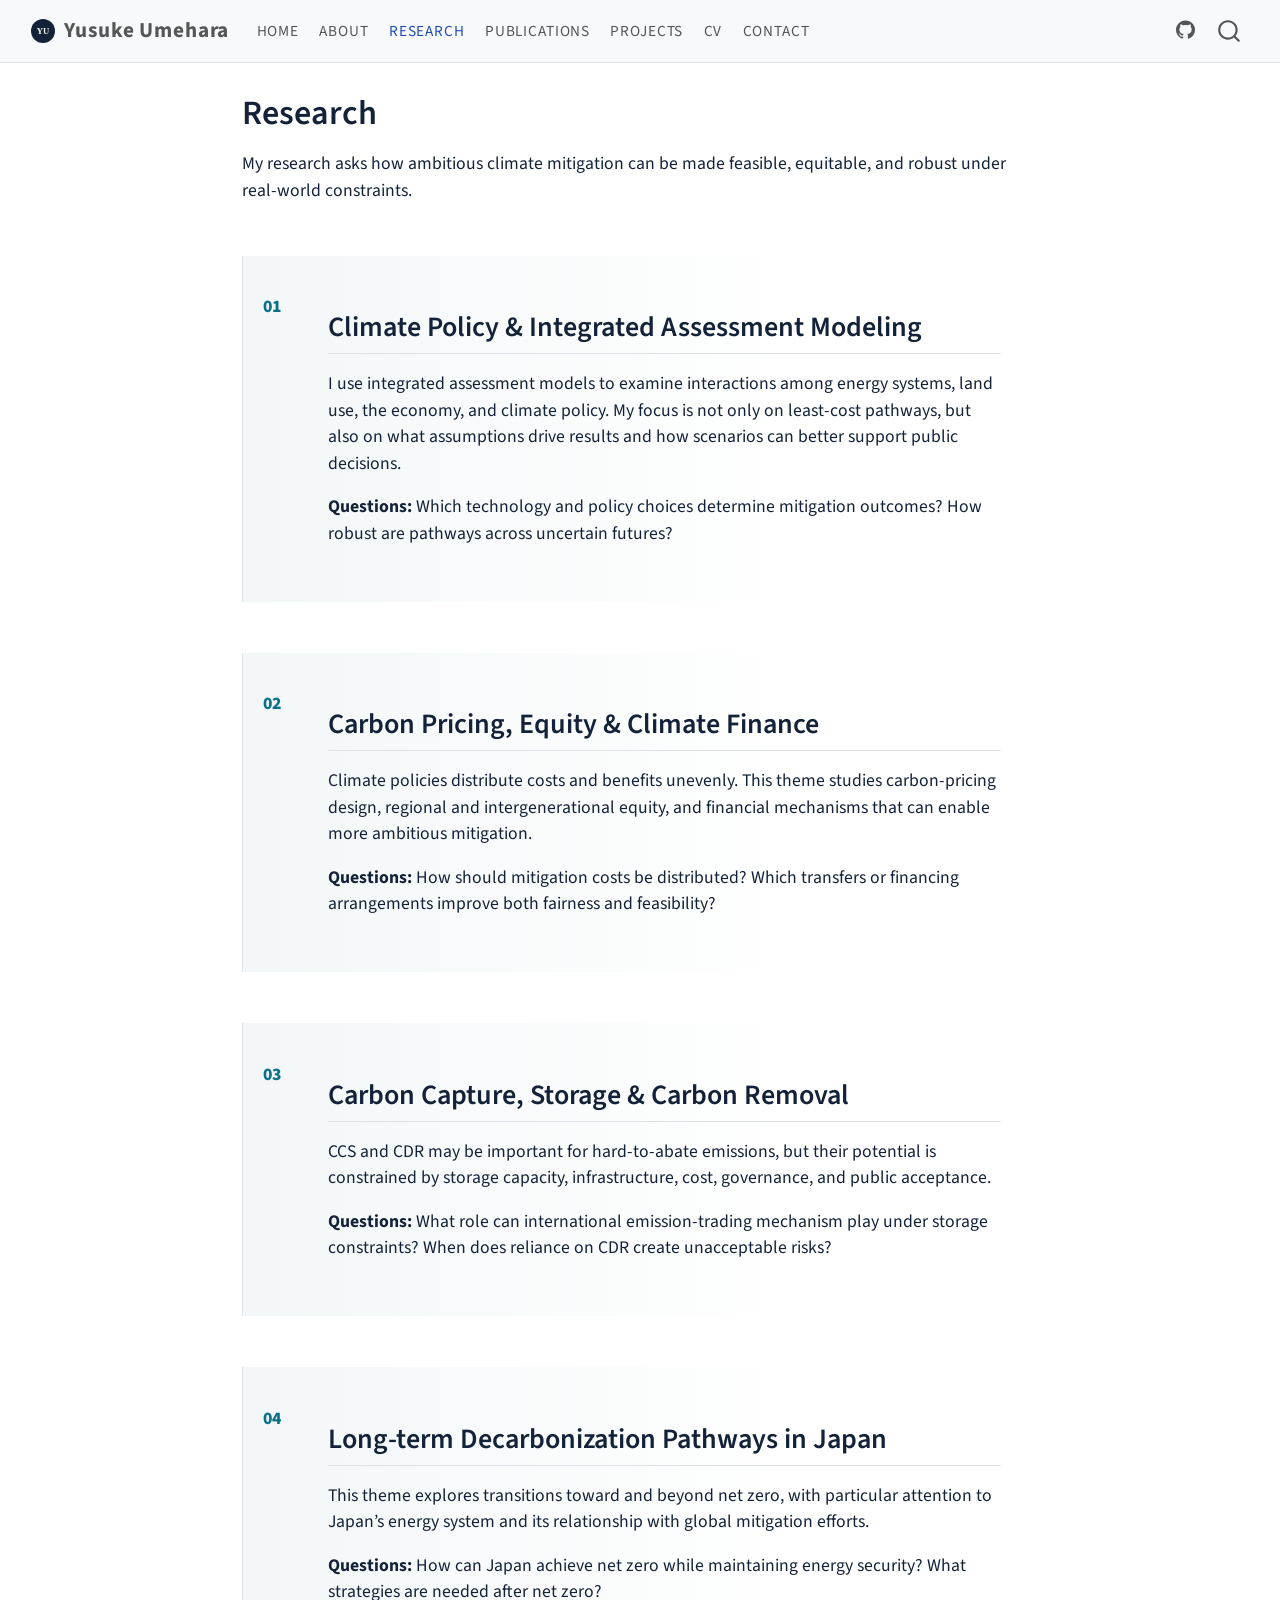
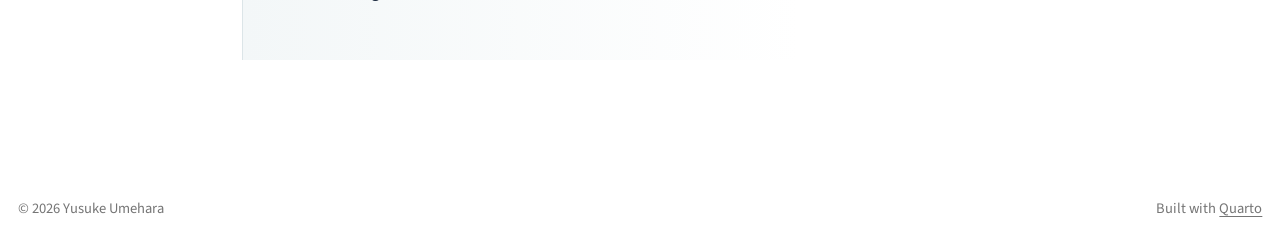
<file: docs/research.html>
<!DOCTYPE html>
<html xmlns="http://www.w3.org/1999/xhtml" lang="en" xml:lang="en"><head>

<meta charset="utf-8">
<meta name="generator" content="quarto-1.10.18">

<meta name="viewport" content="width=device-width, initial-scale=1.0, user-scalable=yes">


<title>Research – Yusuke Umehara</title>
<style>
/* Default styles provided by pandoc.
** See https://pandoc.org/MANUAL.html#variables-for-html for config info.
*/
span.smallcaps{font-variant: small-caps;}
div.columns{display: flex; gap: 1.5em;}
div.column{flex: auto;}
@media screen {
div.columns{gap: min(4vw, 1.5em);}
div.column{overflow-x: auto;}
}
div.hanging-indent{margin-left: 1.5em; text-indent: -1.5em;}
ul.task-list{list-style: none;}
ul.task-list li input[type="checkbox"] {
  width: 0.8em;
  margin: 0 0.8em 0.2em -1em; /* quarto-specific, see https://github.com/quarto-dev/quarto-cli/issues/4556 */ 
  vertical-align: middle;
}
</style>


<script src="site_libs/quarto-nav/quarto-nav.js"></script>
<script src="site_libs/quarto-nav/headroom.min.js"></script>
<script src="site_libs/clipboard/clipboard.min.js"></script>
<script src="site_libs/quarto-search/autocomplete.umd.js"></script>
<script src="site_libs/quarto-search/fuse.min.js"></script>
<script src="site_libs/quarto-search/quarto-search.js"></script>
<meta name="quarto:offset" content="./">
<link href="./assets/favicon.svg" rel="icon" type="image/svg+xml">
<script src="site_libs/quarto-html/quarto.js" type="module"></script>
<script src="site_libs/quarto-html/tabsets/tabsets.js" type="module"></script>
<script src="site_libs/quarto-html/popper.min.js"></script>
<script src="site_libs/quarto-html/tippy.umd.min.js"></script>
<script src="site_libs/quarto-html/anchor.min.js"></script>
<link href="site_libs/quarto-html/tippy.css" rel="stylesheet">
<link href="site_libs/quarto-html/quarto-syntax-highlighting-64a204ab8560d761af7679ceaba22944.css" rel="stylesheet" id="quarto-text-highlighting-styles">
<script src="site_libs/bootstrap/bootstrap.min.js"></script>
<link href="site_libs/bootstrap/bootstrap-icons.css" rel="stylesheet">
<link href="site_libs/bootstrap/bootstrap-ea1971949f186b5d7ecce1fd3cf000e4.min.css" rel="stylesheet" append-hash="true" id="quarto-bootstrap" data-mode="light">
<script id="quarto-search-options" type="application/json">{
  "location": "navbar",
  "copy-button": false,
  "collapse-after": 3,
  "panel-placement": "end",
  "type": "overlay",
  "limit": 50,
  "keyboard-shortcut": [
    "f",
    "/",
    "s"
  ],
  "show-item-context": false,
  "language": {
    "search-no-results-text": "No results",
    "search-matching-documents-text": "matching documents",
    "search-copy-link-title": "Copy link to search",
    "search-hide-matches-text": "Hide additional matches",
    "search-more-match-text": "more match in this document",
    "search-more-matches-text": "more matches in this document",
    "search-clear-button-title": "Clear",
    "search-text-placeholder": "",
    "search-detached-cancel-button-title": "Cancel",
    "search-submit-button-title": "Submit",
    "search-label": "Search"
  }
}</script>
<style>html{ scroll-behavior: smooth; }</style>


<link rel="stylesheet" href="styles.css">
</head>

<body class="nav-fixed fullcontent quarto-light">

<div id="quarto-search-results"></div>
  <header id="quarto-header" class="headroom fixed-top">
    <nav class="navbar navbar-expand-lg " data-bs-theme="dark">
      <div class="navbar-container container-fluid">
      <div class="navbar-brand-container mx-auto">
    <a href="./index.html" class="navbar-brand navbar-brand-logo">
    <img src="./assets/monogram.svg" alt="" class="navbar-logo light-content">
    <img src="./assets/monogram.svg" alt="" class="navbar-logo dark-content">
    </a>
    <a class="navbar-brand" href="./index.html">
    <span class="navbar-title">Yusuke Umehara</span>
    </a>
  </div>
            <div id="quarto-search" class="" title="Search"></div>
          <button class="navbar-toggler" type="button" data-bs-toggle="collapse" data-bs-target="#navbarCollapse" aria-controls="navbarCollapse" role="menu" aria-expanded="false" aria-label="Toggle navigation" onclick="if (window.quartoToggleHeadroom) { window.quartoToggleHeadroom(); }">
  <span class="navbar-toggler-icon"></span>
</button>
          <div class="collapse navbar-collapse" id="navbarCollapse">
            <ul class="navbar-nav navbar-nav-scroll me-auto">
  <li class="nav-item">
    <a class="nav-link" href="./index.html"> 
<span class="menu-text">Home</span></a>
  </li>  
  <li class="nav-item">
    <a class="nav-link" href="./about.html"> 
<span class="menu-text">About</span></a>
  </li>  
  <li class="nav-item">
    <a class="nav-link active" href="./research.html" aria-current="page"> 
<span class="menu-text">Research</span></a>
  </li>  
  <li class="nav-item">
    <a class="nav-link" href="./publications.html"> 
<span class="menu-text">Publications</span></a>
  </li>  
  <li class="nav-item">
    <a class="nav-link" href="./projects.html"> 
<span class="menu-text">Projects</span></a>
  </li>  
  <li class="nav-item">
    <a class="nav-link" href="./cv.html"> 
<span class="menu-text">CV</span></a>
  </li>  
  <li class="nav-item">
    <a class="nav-link" href="./contact.html"> 
<span class="menu-text">Contact</span></a>
  </li>  
</ul>
            <ul class="navbar-nav navbar-nav-scroll ms-auto">
  <li class="nav-item compact">
    <a class="nav-link" href="https://github.com/umeharayusuke"> <i class="bi bi-github" role="img" aria-label="GitHub">
</i> 
<span class="menu-text"></span></a>
  </li>  
</ul>
          </div> <!-- /navcollapse -->
            <div class="quarto-navbar-tools">
</div>
      </div> <!-- /container-fluid -->
    </nav>
</header>
<!-- content -->
<div id="quarto-content" class="quarto-container page-columns page-rows-contents page-layout-article page-navbar">
<!-- sidebar -->
<!-- margin-sidebar -->
    
<!-- main -->
<main class="content" id="quarto-document-content">

<header id="title-block-header" class="quarto-title-block default">
<div class="quarto-title">
<h1 class="title">Research</h1>
</div>



<div class="quarto-title-meta">

    
  
    
  </div>
  


</header>


<p>My research asks how ambitious climate mitigation can be made feasible, equitable, and robust under real-world constraints.</p>
<div class="theme-block">
<p><span class="theme-number">01</span></p>
<section id="climate-policy-integrated-assessment-modeling" class="level2">
<h2 class="anchored" data-anchor-id="climate-policy-integrated-assessment-modeling">Climate Policy &amp; Integrated Assessment Modeling</h2>
<p>I use integrated assessment models to examine interactions among energy systems, land use, the economy, and climate policy. My focus is not only on least-cost pathways, but also on what assumptions drive results and how scenarios can better support public decisions.</p>
<p><strong>Questions:</strong> Which technology and policy choices determine mitigation outcomes? How robust are pathways across uncertain futures?</p>
</section>
</div>
<div class="theme-block">
<p><span class="theme-number">02</span></p>
<section id="carbon-pricing-equity-climate-finance" class="level2">
<h2 class="anchored" data-anchor-id="carbon-pricing-equity-climate-finance">Carbon Pricing, Equity &amp; Climate Finance</h2>
<p>Climate policies distribute costs and benefits unevenly. This theme studies carbon-pricing design, regional and intergenerational equity, and financial mechanisms that can enable more ambitious mitigation.</p>
<p><strong>Questions:</strong> How should mitigation costs be distributed? Which transfers or financing arrangements improve both fairness and feasibility?</p>
</section>
</div>
<div class="theme-block">
<p><span class="theme-number">03</span></p>
<section id="carbon-capture-storage-carbon-removal" class="level2">
<h2 class="anchored" data-anchor-id="carbon-capture-storage-carbon-removal">Carbon Capture, Storage &amp; Carbon Removal</h2>
<p>CCS and CDR may be important for hard-to-abate emissions, but their potential is constrained by storage capacity, infrastructure, cost, governance, and public acceptance.</p>
<p><strong>Questions:</strong> What role can international emission-trading mechanism play under storage constraints? When does reliance on CDR create unacceptable risks?</p>
</section>
</div>
<div class="theme-block">
<p><span class="theme-number">04</span></p>
<section id="long-term-decarbonization-pathways-in-japan" class="level2">
<h2 class="anchored" data-anchor-id="long-term-decarbonization-pathways-in-japan">Long-term Decarbonization Pathways in Japan</h2>
<p>This theme explores transitions toward and beyond net zero, with particular attention to Japan’s energy system and its relationship with global mitigation efforts.</p>
<p><strong>Questions:</strong> How can Japan achieve net zero while maintaining energy security? What strategies are needed after net zero?</p>
</section>
</div>



<a onclick="window.scrollTo(0, 0); return false;" role="button" id="quarto-back-to-top"><i class="bi bi-arrow-up"></i> Back to top</a></main> <!-- /main -->
<script id="quarto-html-after-body" type="application/javascript">
  window.document.addEventListener("DOMContentLoaded", function (event) {
    const icon = "";
    const anchorJS = new window.AnchorJS();
    anchorJS.options = {
      placement: 'right',
      icon: icon
    };
    anchorJS.add('.anchored');
    const isCodeAnnotation = (el) => {
      for (const clz of el.classList) {
        if (clz.startsWith('code-annotation-')) {                     
          return true;
        }
      }
      return false;
    }
    const onCopySuccess = function(e) {
      // button target
      const button = e.trigger;
      // don't keep focus
      button.blur();
      // flash "checked"
      button.classList.add('code-copy-button-checked');
      var currentTitle = button.getAttribute("title");
      button.setAttribute("title", "Copied!");
      let tooltip;
      if (window.bootstrap) {
        button.setAttribute("data-bs-toggle", "tooltip");
        button.setAttribute("data-bs-placement", "left");
        button.setAttribute("data-bs-title", "Copied!");
        tooltip = new bootstrap.Tooltip(button, 
          { trigger: "manual", 
            customClass: "code-copy-button-tooltip",
            offset: [0, -8]});
        tooltip.show();    
      }
      setTimeout(function() {
        if (tooltip) {
          tooltip.hide();
          button.removeAttribute("data-bs-title");
          button.removeAttribute("data-bs-toggle");
          button.removeAttribute("data-bs-placement");
        }
        button.setAttribute("title", currentTitle);
        button.classList.remove('code-copy-button-checked');
      }, 1000);
      // clear code selection
      e.clearSelection();
    }
    const getTextToCopy = function(trigger) {
      const outerScaffold = trigger.parentElement.cloneNode(true);
      const codeEl = outerScaffold.querySelector('code');
      for (const childEl of codeEl.children) {
        if (isCodeAnnotation(childEl)) {
          childEl.remove();
        }
      }
      return codeEl.innerText;
    }
    const clipboard = new window.ClipboardJS('.code-copy-button:not([data-in-quarto-modal])', {
      text: getTextToCopy
    });
    clipboard.on('success', onCopySuccess);
    if (window.document.getElementById('quarto-embedded-source-code-modal')) {
      const clipboardModal = new window.ClipboardJS('.code-copy-button[data-in-quarto-modal]', {
        text: getTextToCopy,
        container: window.document.getElementById('quarto-embedded-source-code-modal')
      });
      clipboardModal.on('success', onCopySuccess);
    }
      var localhostRegex = new RegExp(/^(?:http|https):\/\/localhost\:?[0-9]*\//);
      var mailtoRegex = new RegExp(/^mailto:/);
        var filterRegex = new RegExp("https:\/\/umeharayusuke\.github\.io");
      var isInternal = (href) => {
          return filterRegex.test(href) || localhostRegex.test(href) || mailtoRegex.test(href);
      }
      // Inspect non-navigation links and adorn them if external
     var links = window.document.querySelectorAll('a[href]:not(.nav-link):not(.navbar-brand):not(.toc-action):not(.sidebar-link):not(.sidebar-item-toggle):not(.pagination-link):not(.no-external):not([aria-hidden]):not(.dropdown-item):not(.quarto-navigation-tool):not(.about-link)');
      for (var i=0; i<links.length; i++) {
        const link = links[i];
        if (!isInternal(link.href)) {
          // undo the damage that might have been done by quarto-nav.js in the case of
          // links that we want to consider external
          if (link.dataset.originalHref !== undefined) {
            link.href = link.dataset.originalHref;
          }
            // target, if specified
            link.setAttribute("target", "_blank");
            if (link.getAttribute("rel") === null) {
              link.setAttribute("rel", "noopener");
            }
        }
      }
    function tippyHover(el, contentFn, onTriggerFn, onUntriggerFn) {
      const config = {
        allowHTML: true,
        maxWidth: 500,
        delay: 100,
        arrow: false,
        appendTo: function(el) {
            return el.parentElement;
        },
        interactive: true,
        interactiveBorder: 10,
        theme: 'quarto',
        placement: 'bottom-start',
      };
      if (contentFn) {
        config.content = contentFn;
      }
      if (onTriggerFn) {
        config.onTrigger = onTriggerFn;
      }
      if (onUntriggerFn) {
        config.onUntrigger = onUntriggerFn;
      }
      window.tippy(el, config); 
    }
    const noterefs = window.document.querySelectorAll('a[role="doc-noteref"]');
    for (var i=0; i<noterefs.length; i++) {
      const ref = noterefs[i];
      tippyHover(ref, function() {
        // use id or data attribute instead here
        let href = ref.getAttribute('data-footnote-href') || ref.getAttribute('href');
        try { href = new URL(href).hash; } catch {}
        const id = href.replace(/^#\/?/, "");
        const note = window.document.getElementById(id);
        if (note) {
          return note.innerHTML;
        } else {
          return "";
        }
      });
    }
    const xrefs = window.document.querySelectorAll('a.quarto-xref');
    const processXRef = (id, note) => {
      // Strip column container classes
      const stripColumnClz = (el) => {
        el.classList.remove("page-full", "page-columns");
        if (el.children) {
          for (const child of el.children) {
            stripColumnClz(child);
          }
        }
      }
      stripColumnClz(note)
      if (id === null || id.startsWith('sec-')) {
        // Special case sections, only their first couple elements
        const container = document.createElement("div");
        if (note.children && note.children.length > 2) {
          container.appendChild(note.children[0].cloneNode(true));
          for (let i = 1; i < note.children.length; i++) {
            const child = note.children[i];
            if (child.tagName === "P" && child.innerText === "") {
              continue;
            } else {
              container.appendChild(child.cloneNode(true));
              break;
            }
          }
          if (window.Quarto?.typesetMath) {
            window.Quarto.typesetMath(container);
          }
          return container.innerHTML
        } else {
          if (window.Quarto?.typesetMath) {
            window.Quarto.typesetMath(note);
          }
          return note.innerHTML;
        }
      } else {
        // Remove any anchor links if they are present
        const anchorLink = note.querySelector('a.anchorjs-link');
        if (anchorLink) {
          anchorLink.remove();
        }
        if (window.Quarto?.typesetMath) {
          window.Quarto.typesetMath(note);
        }
        if (note.classList.contains("callout")) {
          return note.outerHTML;
        } else {
          return note.innerHTML;
        }
      }
    }
    for (var i=0; i<xrefs.length; i++) {
      const xref = xrefs[i];
      tippyHover(xref, undefined, function(instance) {
        instance.disable();
        let url = xref.getAttribute('href');
        let hash = undefined; 
        if (url.startsWith('#')) {
          hash = url;
        } else {
          try { hash = new URL(url).hash; } catch {}
        }
        if (hash) {
          const id = hash.replace(/^#\/?/, "");
          const note = window.document.getElementById(id);
          if (note !== null) {
            try {
              const html = processXRef(id, note.cloneNode(true));
              instance.setContent(html);
            } finally {
              instance.enable();
              instance.show();
            }
          } else {
            // See if we can fetch this
            fetch(url.split('#')[0])
            .then(res => res.text())
            .then(html => {
              const parser = new DOMParser();
              const htmlDoc = parser.parseFromString(html, "text/html");
              const note = htmlDoc.getElementById(id);
              if (note !== null) {
                const html = processXRef(id, note);
                instance.setContent(html);
              } 
            }).finally(() => {
              instance.enable();
              instance.show();
            });
          }
        } else {
          // See if we can fetch a full url (with no hash to target)
          // This is a special case and we should probably do some content thinning / targeting
          fetch(url)
          .then(res => res.text())
          .then(html => {
            const parser = new DOMParser();
            const htmlDoc = parser.parseFromString(html, "text/html");
            const note = htmlDoc.querySelector('main.content');
            if (note !== null) {
              // This should only happen for chapter cross references
              // (since there is no id in the URL)
              // remove the first header
              if (note.children.length > 0 && note.children[0].tagName === "HEADER") {
                note.children[0].remove();
              }
              const html = processXRef(null, note);
              instance.setContent(html);
            } 
          }).finally(() => {
            instance.enable();
            instance.show();
          });
        }
      }, function(instance) {
      });
    }
        let selectedAnnoteEl;
        const selectorForAnnotation = ( cell, annotation) => {
          let cellAttr = 'data-code-cell="' + cell + '"';
          let lineAttr = 'data-code-annotation="' +  annotation + '"';
          const selector = 'span[' + cellAttr + '][' + lineAttr + ']';
          return selector;
        }
        const selectCodeLines = (annoteEl) => {
          const doc = window.document;
          const targetCell = annoteEl.getAttribute("data-target-cell");
          const targetAnnotation = annoteEl.getAttribute("data-target-annotation");
          const annoteSpan = window.document.querySelector(selectorForAnnotation(targetCell, targetAnnotation));
          const lines = annoteSpan.getAttribute("data-code-lines").split(",");
          const lineIds = lines.map((line) => {
            return targetCell + "-" + line;
          })
          let top = null;
          let height = null;
          let parent = null;
          if (lineIds.length > 0) {
              //compute the position of the single el (top and bottom and make a div)
              const el = window.document.getElementById(lineIds[0]);
              top = el.offsetTop;
              height = el.offsetHeight;
              parent = el.parentElement.parentElement;
            if (lineIds.length > 1) {
              const lastEl = window.document.getElementById(lineIds[lineIds.length - 1]);
              const bottom = lastEl.offsetTop + lastEl.offsetHeight;
              height = bottom - top;
            }
            if (top !== null && height !== null && parent !== null) {
              // cook up a div (if necessary) and position it 
              let div = window.document.getElementById("code-annotation-line-highlight");
              if (div === null) {
                div = window.document.createElement("div");
                div.setAttribute("id", "code-annotation-line-highlight");
                div.style.position = 'absolute';
                parent.appendChild(div);
              }
              div.style.top = top - 2 + "px";
              div.style.height = height + 4 + "px";
              div.style.left = 0;
              let gutterDiv = window.document.getElementById("code-annotation-line-highlight-gutter");
              if (gutterDiv === null) {
                gutterDiv = window.document.createElement("div");
                gutterDiv.setAttribute("id", "code-annotation-line-highlight-gutter");
                gutterDiv.style.position = 'absolute';
                const codeCell = window.document.getElementById(targetCell);
                const gutter = codeCell.querySelector('.code-annotation-gutter');
                gutter.appendChild(gutterDiv);
              }
              gutterDiv.style.top = top - 2 + "px";
              gutterDiv.style.height = height + 4 + "px";
            }
            selectedAnnoteEl = annoteEl;
          }
        };
        const unselectCodeLines = () => {
          const elementsIds = ["code-annotation-line-highlight", "code-annotation-line-highlight-gutter"];
          elementsIds.forEach((elId) => {
            const div = window.document.getElementById(elId);
            if (div) {
              div.remove();
            }
          });
          selectedAnnoteEl = undefined;
        };
          // Handle positioning of the toggle
      window.addEventListener(
        "resize",
        throttle(() => {
          elRect = undefined;
          if (selectedAnnoteEl) {
            selectCodeLines(selectedAnnoteEl);
          }
        }, 10)
      );
      function throttle(fn, ms) {
      let throttle = false;
      let timer;
        return (...args) => {
          if(!throttle) { // first call gets through
              fn.apply(this, args);
              throttle = true;
          } else { // all the others get throttled
              if(timer) clearTimeout(timer); // cancel #2
              timer = setTimeout(() => {
                fn.apply(this, args);
                timer = throttle = false;
              }, ms);
          }
        };
      }
        // Attach click handler to the DT
        const annoteDls = window.document.querySelectorAll('dt[data-target-cell]');
        for (const annoteDlNode of annoteDls) {
          annoteDlNode.addEventListener('click', (event) => {
            const clickedEl = event.target;
            if (clickedEl !== selectedAnnoteEl) {
              unselectCodeLines();
              const activeEl = window.document.querySelector('dt[data-target-cell].code-annotation-active');
              if (activeEl) {
                activeEl.classList.remove('code-annotation-active');
              }
              selectCodeLines(clickedEl);
              clickedEl.classList.add('code-annotation-active');
            } else {
              // Unselect the line
              unselectCodeLines();
              clickedEl.classList.remove('code-annotation-active');
            }
          });
        }
    const findCites = (el) => {
      const parentEl = el.parentElement;
      if (parentEl) {
        const cites = parentEl.dataset.cites;
        if (cites) {
          return {
            el,
            cites: cites.split(' ')
          };
        } else {
          return findCites(el.parentElement)
        }
      } else {
        return undefined;
      }
    };
    var bibliorefs = window.document.querySelectorAll('a[role="doc-biblioref"]');
    for (var i=0; i<bibliorefs.length; i++) {
      const ref = bibliorefs[i];
      const citeInfo = findCites(ref);
      if (citeInfo) {
        tippyHover(citeInfo.el, function() {
          var popup = window.document.createElement('div');
          citeInfo.cites.forEach(function(cite) {
            var citeDiv = window.document.createElement('div');
            citeDiv.classList.add('hanging-indent');
            citeDiv.classList.add('csl-entry');
            var biblioDiv = window.document.getElementById('ref-' + cite);
            if (biblioDiv) {
              citeDiv.innerHTML = biblioDiv.innerHTML;
            }
            popup.appendChild(citeDiv);
          });
          return popup.innerHTML;
        });
      }
    }
  });
  </script>
</div> <!-- /content -->
<footer class="footer">
  <div class="nav-footer">
    <div class="nav-footer-left">
<p>© 2026 Yusuke Umehara</p>
</div>   
    <div class="nav-footer-center">
      &nbsp;
    </div>
    <div class="nav-footer-right">
<p>Built with <a href="https://quarto.org/">Quarto</a></p>
</div>
  </div>
</footer>




<script src="site_libs/quarto-html/zenscroll-min.js"></script>
</body></html>
</file>
<file: docs/site_libs/quarto-html/tippy.css>
.tippy-box[data-animation=fade][data-state=hidden]{opacity:0}[data-tippy-root]{max-width:calc(100vw - 10px)}.tippy-box{position:relative;background-color:#333;color:#fff;border-radius:4px;font-size:14px;line-height:1.4;white-space:normal;outline:0;transition-property:transform,visibility,opacity}.tippy-box[data-placement^=top]>.tippy-arrow{bottom:0}.tippy-box[data-placement^=top]>.tippy-arrow:before{bottom:-7px;left:0;border-width:8px 8px 0;border-top-color:initial;transform-origin:center top}.tippy-box[data-placement^=bottom]>.tippy-arrow{top:0}.tippy-box[data-placement^=bottom]>.tippy-arrow:before{top:-7px;left:0;border-width:0 8px 8px;border-bottom-color:initial;transform-origin:center bottom}.tippy-box[data-placement^=left]>.tippy-arrow{right:0}.tippy-box[data-placement^=left]>.tippy-arrow:before{border-width:8px 0 8px 8px;border-left-color:initial;right:-7px;transform-origin:center left}.tippy-box[data-placement^=right]>.tippy-arrow{left:0}.tippy-box[data-placement^=right]>.tippy-arrow:before{left:-7px;border-width:8px 8px 8px 0;border-right-color:initial;transform-origin:center right}.tippy-box[data-inertia][data-state=visible]{transition-timing-function:cubic-bezier(.54,1.5,.38,1.11)}.tippy-arrow{width:16px;height:16px;color:#333}.tippy-arrow:before{content:"";position:absolute;border-color:transparent;border-style:solid}.tippy-content{position:relative;padding:5px 9px;z-index:1}
</file>
<file: docs/site_libs/quarto-html/quarto-syntax-highlighting-64a204ab8560d761af7679ceaba22944.css>
/* quarto syntax highlight colors */
:root {
  --quarto-hl-ot-color: #003B4F;
  --quarto-hl-at-color: #657422;
  --quarto-hl-ss-color: #20794D;
  --quarto-hl-an-color: #5E5E5E;
  --quarto-hl-fu-color: #4758AB;
  --quarto-hl-st-color: #20794D;
  --quarto-hl-cf-color: #003B4F;
  --quarto-hl-op-color: #5E5E5E;
  --quarto-hl-er-color: #AD0000;
  --quarto-hl-bn-color: #AD0000;
  --quarto-hl-al-color: #AD0000;
  --quarto-hl-va-color: #111111;
  --quarto-hl-bu-color: inherit;
  --quarto-hl-ex-color: inherit;
  --quarto-hl-pp-color: #AD0000;
  --quarto-hl-in-color: #5E5E5E;
  --quarto-hl-vs-color: #20794D;
  --quarto-hl-wa-color: #5E5E5E;
  --quarto-hl-do-color: #5E5E5E;
  --quarto-hl-im-color: #00769E;
  --quarto-hl-ch-color: #20794D;
  --quarto-hl-dt-color: #AD0000;
  --quarto-hl-fl-color: #AD0000;
  --quarto-hl-co-color: #5E5E5E;
  --quarto-hl-cv-color: #5E5E5E;
  --quarto-hl-cn-color: #8f5902;
  --quarto-hl-sc-color: #5E5E5E;
  --quarto-hl-dv-color: #AD0000;
  --quarto-hl-kw-color: #003B4F;
}

/* other quarto variables */
:root {
  --quarto-font-monospace: SFMono-Regular, Menlo, Monaco, Consolas, "Liberation Mono", "Courier New", monospace;
}

/* syntax highlight based on Pandoc's rules */
pre > code.sourceCode > span {
  color: #003B4F;
}

code.sourceCode > span {
  color: #003B4F;
}

div.sourceCode,
div.sourceCode pre.sourceCode {
  color: #003B4F;
}

/* Normal */
code span {
  color: #003B4F;
}

/* Alert */
code span.al {
  color: #AD0000;
  font-style: inherit;
}

/* Annotation */
code span.an {
  color: #5E5E5E;
  font-style: inherit;
}

/* Attribute */
code span.at {
  color: #657422;
  font-style: inherit;
}

/* BaseN */
code span.bn {
  color: #AD0000;
  font-style: inherit;
}

/* BuiltIn */
code span.bu {
  font-style: inherit;
}

/* ControlFlow */
code span.cf {
  color: #003B4F;
  font-weight: bold;
  font-style: inherit;
}

/* Char */
code span.ch {
  color: #20794D;
  font-style: inherit;
}

/* Constant */
code span.cn {
  color: #8f5902;
  font-style: inherit;
}

/* Comment */
code span.co {
  color: #5E5E5E;
  font-style: inherit;
}

/* CommentVar */
code span.cv {
  color: #5E5E5E;
  font-style: italic;
}

/* Documentation */
code span.do {
  color: #5E5E5E;
  font-style: italic;
}

/* DataType */
code span.dt {
  color: #AD0000;
  font-style: inherit;
}

/* DecVal */
code span.dv {
  color: #AD0000;
  font-style: inherit;
}

/* Error */
code span.er {
  color: #AD0000;
  font-style: inherit;
}

/* Extension */
code span.ex {
  font-style: inherit;
}

/* Float */
code span.fl {
  color: #AD0000;
  font-style: inherit;
}

/* Function */
code span.fu {
  color: #4758AB;
  font-style: inherit;
}

/* Import */
code span.im {
  color: #00769E;
  font-style: inherit;
}

/* Information */
code span.in {
  color: #5E5E5E;
  font-style: inherit;
}

/* Keyword */
code span.kw {
  color: #003B4F;
  font-weight: bold;
  font-style: inherit;
}

/* Operator */
code span.op {
  color: #5E5E5E;
  font-style: inherit;
}

/* Other */
code span.ot {
  color: #003B4F;
  font-style: inherit;
}

/* Preprocessor */
code span.pp {
  color: #AD0000;
  font-style: inherit;
}

/* SpecialChar */
code span.sc {
  color: #5E5E5E;
  font-style: inherit;
}

/* SpecialString */
code span.ss {
  color: #20794D;
  font-style: inherit;
}

/* String */
code span.st {
  color: #20794D;
  font-style: inherit;
}

/* Variable */
code span.va {
  color: #111111;
  font-style: inherit;
}

/* VerbatimString */
code span.vs {
  color: #20794D;
  font-style: inherit;
}

/* Warning */
code span.wa {
  color: #5E5E5E;
  font-style: italic;
}

.prevent-inlining {
  content: "</";
}

/*# sourceMappingURL=9d8d5bb603a83b8298b89080a598c93b.css.map */
</file>
<file: docs/styles.css>
:root { --ink:#132238; --muted:#5b6778; --accent:#0b7189; --accent-dark:#075669; --soft:#f3f7f8; --rule:#dce5e8; }
body { color:var(--ink); font-size:1.04rem; }
a { color:var(--accent-dark); }
.navbar { border-bottom:1px solid var(--rule); box-shadow:none; }
.navbar-brand img { height:30px; width:30px; }
.navbar-title { font-weight:700; letter-spacing:.04em; }
.nav-link { font-size:.9rem; text-transform:uppercase; letter-spacing:.055em; }
.hero { max-width:960px; margin:0 auto; padding:7rem 1.5rem 6rem; text-align:center; }
.portrait-placeholder { display:grid; place-items:center; width:112px; height:112px; margin:0 auto 2rem; border-radius:50%; background:var(--ink); color:white; font:600 1.7rem/1 Georgia,serif; letter-spacing:.08em; }
.profile-photo { width:112px; height:112px; margin:0 auto 2rem; border-radius:50%; object-fit:cover; }
.hero h1 { margin:0; font-family:Georgia,'Times New Roman',serif; font-size:clamp(2.8rem,7vw,5.4rem); font-weight:500; letter-spacing:-.035em; }
.hero h2 { margin:.8rem 0 1.8rem; color:var(--accent-dark); font-size:clamp(1.15rem,2.5vw,1.55rem); font-weight:600; }
.hero>p { max-width:650px; margin:0 auto 2rem; color:var(--muted); font-family:Georgia,'Times New Roman',serif; font-size:clamp(1.15rem,2.4vw,1.4rem); line-height:1.6; }
.expertise { font-weight:700; }
.topics { margin-top:.35rem; color:var(--muted); }
.topics span { padding:0 .4rem; color:var(--accent); }
.affiliation { margin-top:1.3rem; font-weight:600; }
.hero-actions { display:flex; flex-wrap:wrap; justify-content:center; gap:.75rem; margin-top:2.2rem; }
.btn { border-radius:2px; padding:.65rem 1.2rem; text-transform:uppercase; letter-spacing:.07em; font-size:.78rem; font-weight:700; }
.btn-primary { background:var(--accent-dark); border-color:var(--accent-dark); }
.btn-outline-primary { color:var(--accent-dark); border-color:var(--accent-dark); }
.content-section { max-width:1100px; margin:0 auto; padding:5rem 1.5rem; border-top:1px solid var(--rule); }
.content-section>h2 { font-family:Georgia,serif; font-size:2.25rem; font-weight:500; }
.research-grid { display:grid; grid-template-columns:repeat(3,1fr); gap:1.25rem; margin-top:2rem; }
.research-card { min-height:260px; padding:1.7rem; background:var(--soft); border-top:4px solid var(--accent); }
.research-card p { color:var(--muted); }
.statement { padding:5rem 1.5rem; text-align:center; color:white; background:var(--ink); }
.statement h2 { color:white; font-family:Georgia,serif; }
.statement p { max-width:760px; margin:auto; font-size:1.25rem; color:#dce5ed; }
.theme-block { position:relative; margin:3rem 0; padding:2.2rem 2.2rem 2.2rem 5rem; border-left:1px solid var(--rule); background:linear-gradient(90deg,var(--soft),transparent 70%); }
.theme-number { position:absolute; top:2.25rem; left:1.2rem; color:var(--accent); font-weight:800; }
.theme-block h2 { margin-top:0; }
.project-card,.contact-box { margin:1.5rem 0; padding:1.8rem; border:1px solid var(--rule); border-top:4px solid var(--accent); }
.project-card h2 { margin-top:0; }
.cv-meta { margin-bottom:2rem; color:var(--muted); font-size:.9rem; }
.page-footer { border-top:1px solid var(--rule); }
@media (max-width:800px) { .hero{padding-top:4.5rem}.research-grid{grid-template-columns:1fr}.research-card{min-height:auto}.theme-block{padding-left:3.8rem} }
@media print { .navbar,.page-footer,#quarto-search{display:none!important} body{font-size:10.5pt} main{max-width:100%!important} a{color:inherit;text-decoration:none} }
</file>
